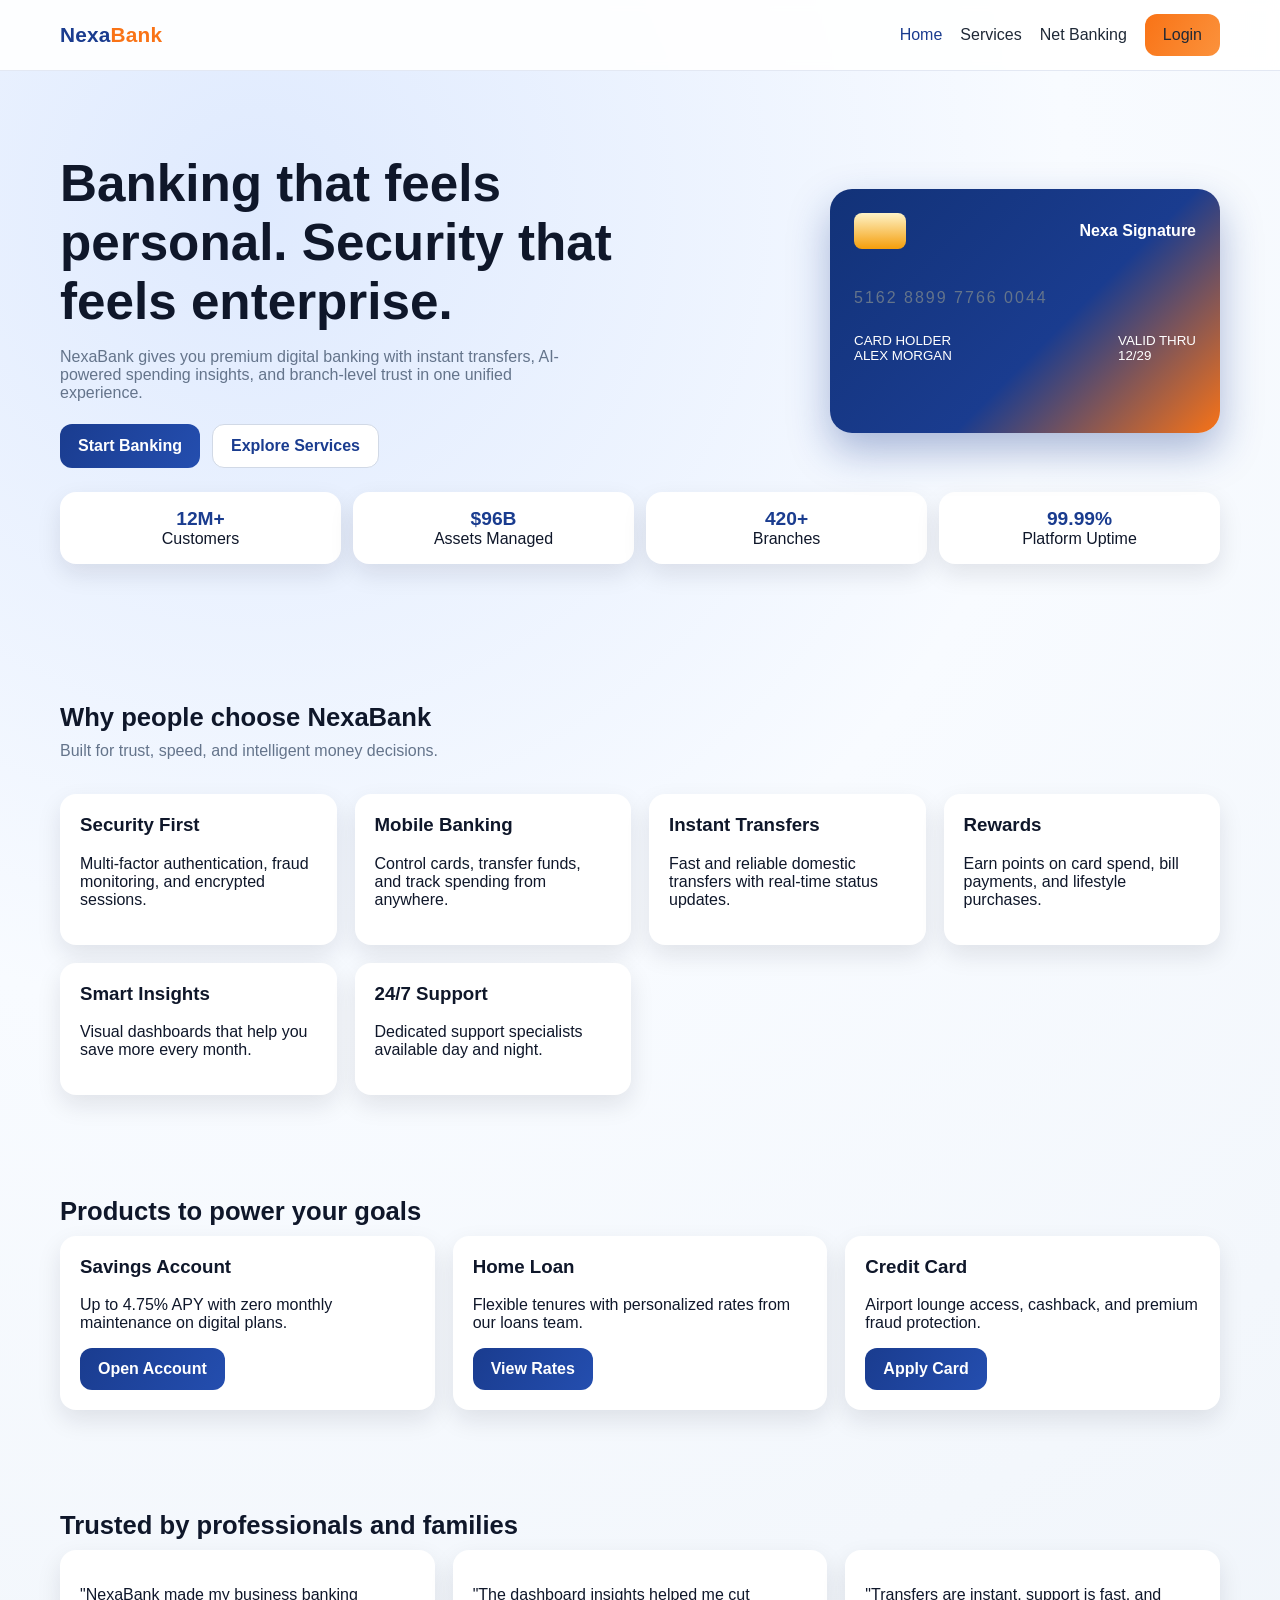
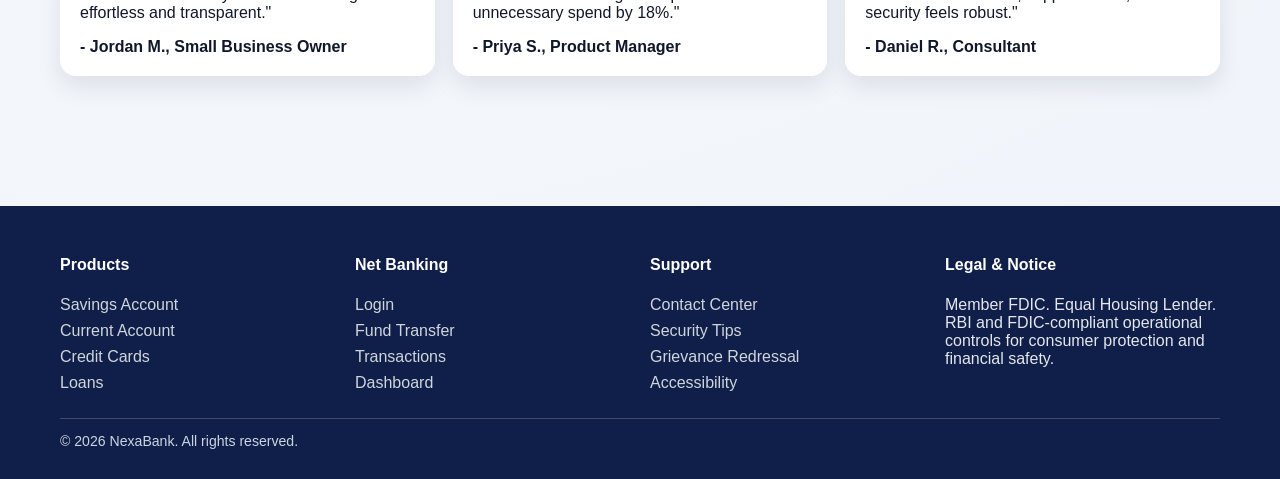
<file: index.html>
<!DOCTYPE html>
<html lang="en">
  <head>
    <meta charset="UTF-8" />
    <meta name="viewport" content="width=device-width, initial-scale=1.0" />
    <title>NexaBank | Smarter Everyday Banking</title>
    <link rel="stylesheet" href="css/style.css" />
  </head>
  <body>
    <header class="site-header">
      <div class="container nav-wrap">
        <a class="logo" href="index.html">Nexa<span>Bank</span></a>
        <button class="nav-toggle" id="navToggle" aria-label="Toggle menu">☰</button>
        <nav class="nav-links" id="navLinks">
          <a class="active" href="index.html">Home</a>
          <a href="services.html">Services</a>
          <a href="login.html">Net Banking</a>
          <a class="btn btn-accent" href="login.html">Login</a>
        </nav>
      </div>
    </header>

    <main>
      <section class="hero">
        <div class="container hero-grid">
          <div>
            <h1>Banking that feels personal. Security that feels enterprise.</h1>
            <p>
              NexaBank gives you premium digital banking with instant transfers,
              AI-powered spending insights, and branch-level trust in one unified
              experience.
            </p>
            <div class="hero-ctas">
              <a class="btn btn-primary" href="login.html">Start Banking</a>
              <a class="btn btn-ghost" href="services.html">Explore Services</a>
            </div>
          </div>
          <div class="credit-card">
            <div class="card-row">
              <div class="chip"></div>
              <strong>Nexa Signature</strong>
            </div>
            <p style="letter-spacing: 2px; margin-top: 40px">5162 8899 7766 0044</p>
            <div class="card-row" style="margin-top: 26px">
              <small>CARD HOLDER<br />ALEX MORGAN</small>
              <small>VALID THRU<br />12/29</small>
            </div>
          </div>
        </div>
        <div class="container stats-strip">
          <div class="stat"><strong>12M+</strong>Customers</div>
          <div class="stat"><strong>$96B</strong>Assets Managed</div>
          <div class="stat"><strong>420+</strong>Branches</div>
          <div class="stat"><strong>99.99%</strong>Platform Uptime</div>
        </div>
      </section>

      <section class="section">
        <div class="container">
          <h2 class="section-title">Why people choose NexaBank</h2>
          <p class="section-sub">Built for trust, speed, and intelligent money decisions.</p>
          <div class="grid">
            <article class="card"><h3>Security First</h3><p>Multi-factor authentication, fraud monitoring, and encrypted sessions.</p></article>
            <article class="card"><h3>Mobile Banking</h3><p>Control cards, transfer funds, and track spending from anywhere.</p></article>
            <article class="card"><h3>Instant Transfers</h3><p>Fast and reliable domestic transfers with real-time status updates.</p></article>
            <article class="card"><h3>Rewards</h3><p>Earn points on card spend, bill payments, and lifestyle purchases.</p></article>
            <article class="card"><h3>Smart Insights</h3><p>Visual dashboards that help you save more every month.</p></article>
            <article class="card"><h3>24/7 Support</h3><p>Dedicated support specialists available day and night.</p></article>
          </div>
        </div>
      </section>

      <section class="section" style="padding-top: 10px">
        <div class="container">
          <h2 class="section-title">Products to power your goals</h2>
          <div class="grid">
            <article class="card">
              <h3>Savings Account</h3>
              <p>Up to 4.75% APY with zero monthly maintenance on digital plans.</p>
              <a class="btn btn-primary" href="services.html">Open Account</a>
            </article>
            <article class="card">
              <h3>Home Loan</h3>
              <p>Flexible tenures with personalized rates from our loans team.</p>
              <a class="btn btn-primary" href="loans/home-loan.html">View Rates</a>
            </article>
            <article class="card">
              <h3>Credit Card</h3>
              <p>Airport lounge access, cashback, and premium fraud protection.</p>
              <a class="btn btn-primary" href="services.html">Apply Card</a>
            </article>
          </div>
        </div>
      </section>

      <section class="section" style="padding-top: 10px">
        <div class="container">
          <h2 class="section-title">Trusted by professionals and families</h2>
          <div class="grid">
            <article class="card">
              <p>"NexaBank made my business banking effortless and transparent."</p>
              <strong>- Jordan M., Small Business Owner</strong>
            </article>
            <article class="card">
              <p>"The dashboard insights helped me cut unnecessary spend by 18%."</p>
              <strong>- Priya S., Product Manager</strong>
            </article>
            <article class="card">
              <p>"Transfers are instant, support is fast, and security feels robust."</p>
              <strong>- Daniel R., Consultant</strong>
            </article>
          </div>
        </div>
      </section>
    </main>

    <footer class="footer">
      <div class="container">
        <div class="footer-grid">
          <div>
            <h4>Products</h4>
            <a href="services.html">Savings Account</a>
            <a href="services.html">Current Account</a>
            <a href="services.html">Credit Cards</a>
            <a href="loans/index.html">Loans</a>
          </div>
          <div>
            <h4>Net Banking</h4>
            <a href="login.html">Login</a>
            <a href="transfer.html">Fund Transfer</a>
            <a href="transactions.html">Transactions</a>
            <a href="dashboard.html">Dashboard</a>
          </div>
          <div>
            <h4>Support</h4>
            <a href="services.html">Contact Center</a>
            <a href="services.html">Security Tips</a>
            <a href="services.html">Grievance Redressal</a>
            <a href="services.html">Accessibility</a>
          </div>
          <div>
            <h4>Legal & Notice</h4>
            <p style="margin: 0">
              Member FDIC. Equal Housing Lender. RBI and FDIC-compliant
              operational controls for consumer protection and financial safety.
            </p>
          </div>
        </div>
        <div class="footer-note">© 2026 NexaBank. All rights reserved.</div>
      </div>
    </footer>

    <script>
      const navToggle = document.getElementById("navToggle");
      const navLinks = document.getElementById("navLinks");
      navToggle?.addEventListener("click", () => navLinks.classList.toggle("open"));
    </script>
  </body>
</html>
</file>
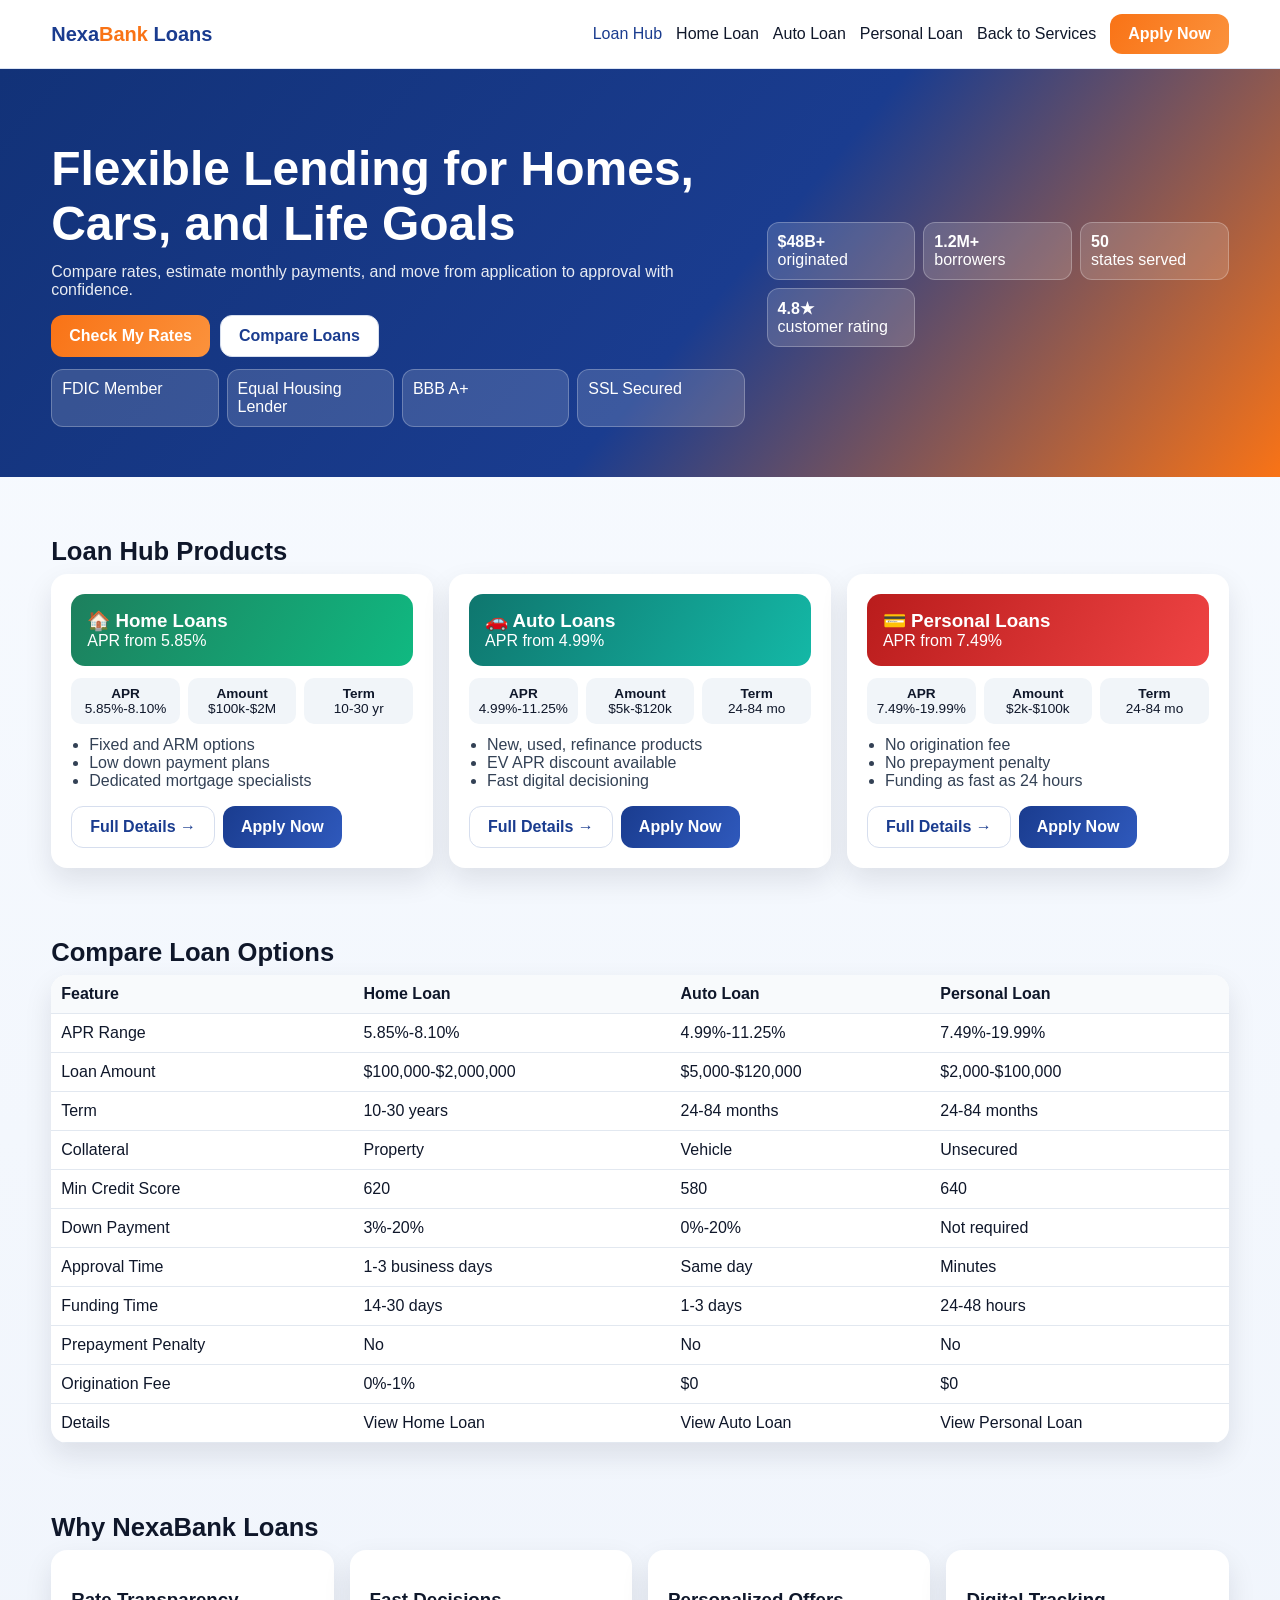
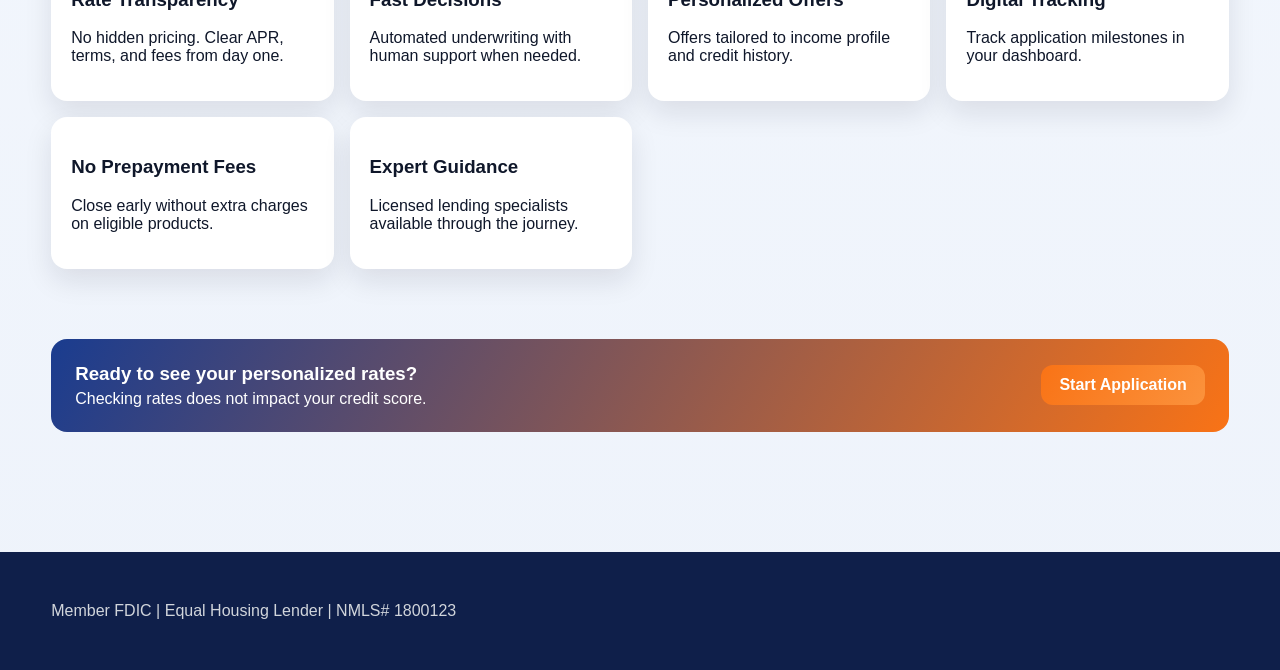
<file: loans/index.html>
<!DOCTYPE html>
<html lang="en">
  <head>
    <meta charset="UTF-8" />
    <meta name="viewport" content="width=device-width, initial-scale=1.0" />
    <title>NexaBank Loan Center</title>
    <link rel="stylesheet" href="css/loans.css" />
  </head>
  <body>
    <header class="loan-header">
      <div class="container nav">
        <a class="brand" href="index.html">Nexa<span>Bank</span> Loans</a>
        <nav class="nav-links">
          <a class="active" href="index.html">Loan Hub</a>
          <a href="home-loan.html">Home Loan</a>
          <a href="vehicle-loan.html">Auto Loan</a>
          <a href="personal-loan.html">Personal Loan</a>
          <a href="../services.html">Back to Services</a>
          <a class="btn btn-accent" href="../login.html">Apply Now</a>
        </nav>
      </div>
    </header>

    <section class="hero hero-default">
      <div class="container hero-grid">
        <div>
          <h1>Flexible Lending for Homes, Cars, and Life Goals</h1>
          <p>Compare rates, estimate monthly payments, and move from application to approval with confidence.</p>
          <div style="display: flex; gap: 10px; flex-wrap: wrap; margin-bottom: 12px">
            <a class="btn btn-accent" href="../login.html">Check My Rates</a>
            <a class="btn btn-ghost" href="#compare">Compare Loans</a>
          </div>
          <div class="trust-badges">
            <div class="pill">FDIC Member</div>
            <div class="pill">Equal Housing Lender</div>
            <div class="pill">BBB A+</div>
            <div class="pill">SSL Secured</div>
          </div>
        </div>
        <div class="stat-cards">
          <div class="stat"><strong>$48B+</strong><br />originated</div>
          <div class="stat"><strong>1.2M+</strong><br />borrowers</div>
          <div class="stat"><strong>50</strong><br />states served</div>
          <div class="stat"><strong>4.8★</strong><br />customer rating</div>
        </div>
      </div>
    </section>

    <section class="section">
      <div class="container">
        <h2 class="section-title">Loan Hub Products</h2>
        <div class="grid">
          <article class="card">
            <div class="top-panel top-home"><h3 style="margin:0">🏠 Home Loans</h3><span>APR from 5.85%</span></div>
            <div class="metrics">
              <div class="metric"><strong>APR</strong><br />5.85%-8.10%</div>
              <div class="metric"><strong>Amount</strong><br />$100k-$2M</div>
              <div class="metric"><strong>Term</strong><br />10-30 yr</div>
            </div>
            <ul>
              <li>Fixed and ARM options</li>
              <li>Low down payment plans</li>
              <li>Dedicated mortgage specialists</li>
            </ul>
            <div style="display:flex;gap:8px;flex-wrap:wrap">
              <a class="btn btn-ghost" href="home-loan.html">Full Details →</a>
              <a class="btn btn-primary" href="../login.html">Apply Now</a>
            </div>
          </article>

          <article class="card">
            <div class="top-panel top-auto"><h3 style="margin:0">🚗 Auto Loans</h3><span>APR from 4.99%</span></div>
            <div class="metrics">
              <div class="metric"><strong>APR</strong><br />4.99%-11.25%</div>
              <div class="metric"><strong>Amount</strong><br />$5k-$120k</div>
              <div class="metric"><strong>Term</strong><br />24-84 mo</div>
            </div>
            <ul>
              <li>New, used, refinance products</li>
              <li>EV APR discount available</li>
              <li>Fast digital decisioning</li>
            </ul>
            <div style="display:flex;gap:8px;flex-wrap:wrap">
              <a class="btn btn-ghost" href="vehicle-loan.html">Full Details →</a>
              <a class="btn btn-primary" href="../login.html">Apply Now</a>
            </div>
          </article>

          <article class="card">
            <div class="top-panel top-personal"><h3 style="margin:0">💳 Personal Loans</h3><span>APR from 7.49%</span></div>
            <div class="metrics">
              <div class="metric"><strong>APR</strong><br />7.49%-19.99%</div>
              <div class="metric"><strong>Amount</strong><br />$2k-$100k</div>
              <div class="metric"><strong>Term</strong><br />24-84 mo</div>
            </div>
            <ul>
              <li>No origination fee</li>
              <li>No prepayment penalty</li>
              <li>Funding as fast as 24 hours</li>
            </ul>
            <div style="display:flex;gap:8px;flex-wrap:wrap">
              <a class="btn btn-ghost" href="personal-loan.html">Full Details →</a>
              <a class="btn btn-primary" href="../login.html">Apply Now</a>
            </div>
          </article>
        </div>
      </div>
    </section>

    <section class="section" id="compare" style="padding-top:10px">
      <div class="container">
        <h2 class="section-title">Compare Loan Options</h2>
        <div class="compare-table">
          <table>
            <thead>
              <tr><th>Feature</th><th>Home Loan</th><th>Auto Loan</th><th>Personal Loan</th></tr>
            </thead>
            <tbody>
              <tr><td>APR Range</td><td>5.85%-8.10%</td><td>4.99%-11.25%</td><td>7.49%-19.99%</td></tr>
              <tr><td>Loan Amount</td><td>$100,000-$2,000,000</td><td>$5,000-$120,000</td><td>$2,000-$100,000</td></tr>
              <tr><td>Term</td><td>10-30 years</td><td>24-84 months</td><td>24-84 months</td></tr>
              <tr><td>Collateral</td><td>Property</td><td>Vehicle</td><td>Unsecured</td></tr>
              <tr><td>Min Credit Score</td><td>620</td><td>580</td><td>640</td></tr>
              <tr><td>Down Payment</td><td>3%-20%</td><td>0%-20%</td><td>Not required</td></tr>
              <tr><td>Approval Time</td><td>1-3 business days</td><td>Same day</td><td>Minutes</td></tr>
              <tr><td>Funding Time</td><td>14-30 days</td><td>1-3 days</td><td>24-48 hours</td></tr>
              <tr><td>Prepayment Penalty</td><td>No</td><td>No</td><td>No</td></tr>
              <tr><td>Origination Fee</td><td>0%-1%</td><td>$0</td><td>$0</td></tr>
              <tr><td>Details</td><td><a href="home-loan.html">View Home Loan</a></td><td><a href="vehicle-loan.html">View Auto Loan</a></td><td><a href="personal-loan.html">View Personal Loan</a></td></tr>
            </tbody>
          </table>
        </div>
      </div>
    </section>

    <section class="section" style="padding-top:10px">
      <div class="container">
        <h2 class="section-title">Why NexaBank Loans</h2>
        <div class="grid">
          <article class="card"><h3>Rate Transparency</h3><p>No hidden pricing. Clear APR, terms, and fees from day one.</p></article>
          <article class="card"><h3>Fast Decisions</h3><p>Automated underwriting with human support when needed.</p></article>
          <article class="card"><h3>Personalized Offers</h3><p>Offers tailored to income profile and credit history.</p></article>
          <article class="card"><h3>Digital Tracking</h3><p>Track application milestones in your dashboard.</p></article>
          <article class="card"><h3>No Prepayment Fees</h3><p>Close early without extra charges on eligible products.</p></article>
          <article class="card"><h3>Expert Guidance</h3><p>Licensed lending specialists available through the journey.</p></article>
        </div>
      </div>
    </section>

    <section class="section" style="padding-top:10px">
      <div class="container">
        <div class="cta-banner">
          <div>
            <h3 style="margin:0">Ready to see your personalized rates?</h3>
            <p style="margin:5px 0 0">Checking rates does not impact your credit score.</p>
          </div>
          <a class="btn btn-accent" href="../login.html">Start Application</a>
        </div>
      </div>
    </section>

    <footer class="footer">
      <div class="container">
        <p>Member FDIC | Equal Housing Lender | NMLS# 1800123</p>
      </div>
    </footer>
  </body>
</html>
</file>
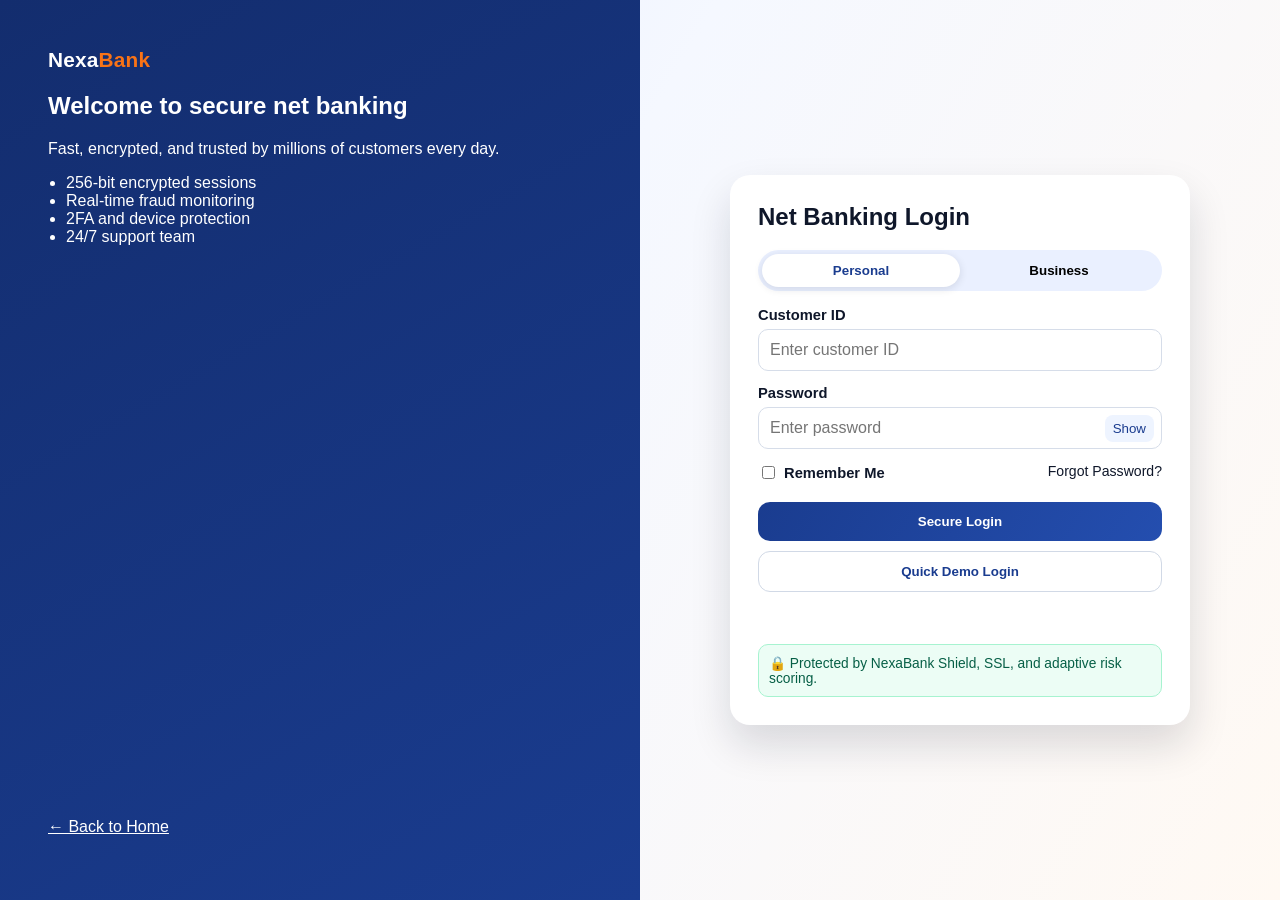
<file: dashboard.html>
<!DOCTYPE html>
<html lang="en">
  <head>
    <meta charset="UTF-8" />
    <meta name="viewport" content="width=device-width, initial-scale=1.0" />
    <title>NexaBank Dashboard</title>
    <link rel="stylesheet" href="css/style.css" />
  </head>
  <body data-protected="true">
    <header class="portal-header">
      <div class="container portal-head-inner">
        <a class="logo" href="dashboard.html">Nexa<span>Bank</span> Portal</a>
        <div style="text-align: right">
          <div id="welcomeUser">Hello, Customer</div>
          <small id="lastLogin">Last login: --</small>
        </div>
        <button class="btn btn-accent" id="logoutBtn" type="button">Logout</button>
      </div>
    </header>

    <div class="container portal-layout">
      <aside class="sidebar">
        <a class="active" href="dashboard.html">Dashboard</a>
        <a href="transactions.html">Transactions</a>
        <a href="transfer.html">Fund Transfer</a>
        <a href="#">Cards</a>
        <a href="#">Investments</a>
        <a href="#">Bill Payments</a>
        <a href="#">Alerts</a>
        <a href="#">Settings</a>
        <a href="login.html" id="sidebarLogout">Logout</a>
      </aside>

      <main>
        <section class="balances">
          <article class="balance-card">
            <small>Savings Account • 1090 2231</small>
            <h3>$24,530.55</h3>
            <div class="hero-ctas">
              <a class="btn btn-ghost" href="transfer.html">Transfer</a>
              <a class="btn btn-ghost" href="transactions.html">Statement</a>
            </div>
          </article>
          <article class="balance-card">
            <small>Current Account • 9921 6720</small>
            <h3>$8,940.20</h3>
            <div class="hero-ctas">
              <a class="btn btn-ghost" href="transfer.html">Pay Vendor</a>
              <a class="btn btn-ghost" href="transactions.html">View Ledger</a>
            </div>
          </article>
          <article class="balance-card">
            <small>Fixed Deposit • 7720 1198</small>
            <h3>$60,000.00</h3>
            <div class="hero-ctas">
              <button class="btn btn-ghost" type="button">Renew</button>
              <button class="btn btn-ghost" type="button">Premature Close</button>
            </div>
          </article>
        </section>

        <section class="quick-grid">
          <button>Fund Transfer</button>
          <button>Mobile Recharge</button>
          <button>Pay Bills</button>
          <button>Open FD</button>
          <button>Card Services</button>
          <button>Statements</button>
          <button>Investments</button>
          <button>Block Card</button>
        </section>

        <section class="cols">
          <article class="canvas-card">
            <h3>Monthly Spending Overview</h3>
            <canvas id="spendingChart" width="760" height="360"></canvas>
          </article>
          <article class="canvas-card recent-list">
            <h3>Recent Transactions</h3>
            <div class="item"><div><strong>Payroll Credit</strong><br /><small>May 25, 2026</small></div><span class="amount credit">+$4,800.00</span></div>
            <div class="item"><div><strong>Electric Bill</strong><br /><small>May 24, 2026</small></div><span class="amount debit">-$142.35</span></div>
            <div class="item"><div><strong>Grocery Mart</strong><br /><small>May 23, 2026</small></div><span class="amount debit">-$89.20</span></div>
            <div class="item"><div><strong>Cashback Rewards</strong><br /><small>May 22, 2026</small></div><span class="amount credit">+$32.50</span></div>
            <div class="item"><div><strong>Ride Share</strong><br /><small>May 21, 2026</small></div><span class="amount debit">-$18.00</span></div>
          </article>
        </section>

        <section class="progress-wrap">
          <h3 style="margin-top: 0">Spending by Category</h3>
          <p>Shopping</p><div class="progress"><span style="width: 72%"></span></div>
          <p>Food</p><div class="progress"><span style="width: 61%"></span></div>
          <p>Utilities</p><div class="progress"><span style="width: 48%"></span></div>
          <p>Travel</p><div class="progress"><span style="width: 35%"></span></div>
          <p>Healthcare</p><div class="progress"><span style="width: 42%"></span></div>
        </section>
      </main>
    </div>

    <script src="js/auth.js"></script>
    <script src="js/dashboard.js"></script>
  </body>
</html>
</file>
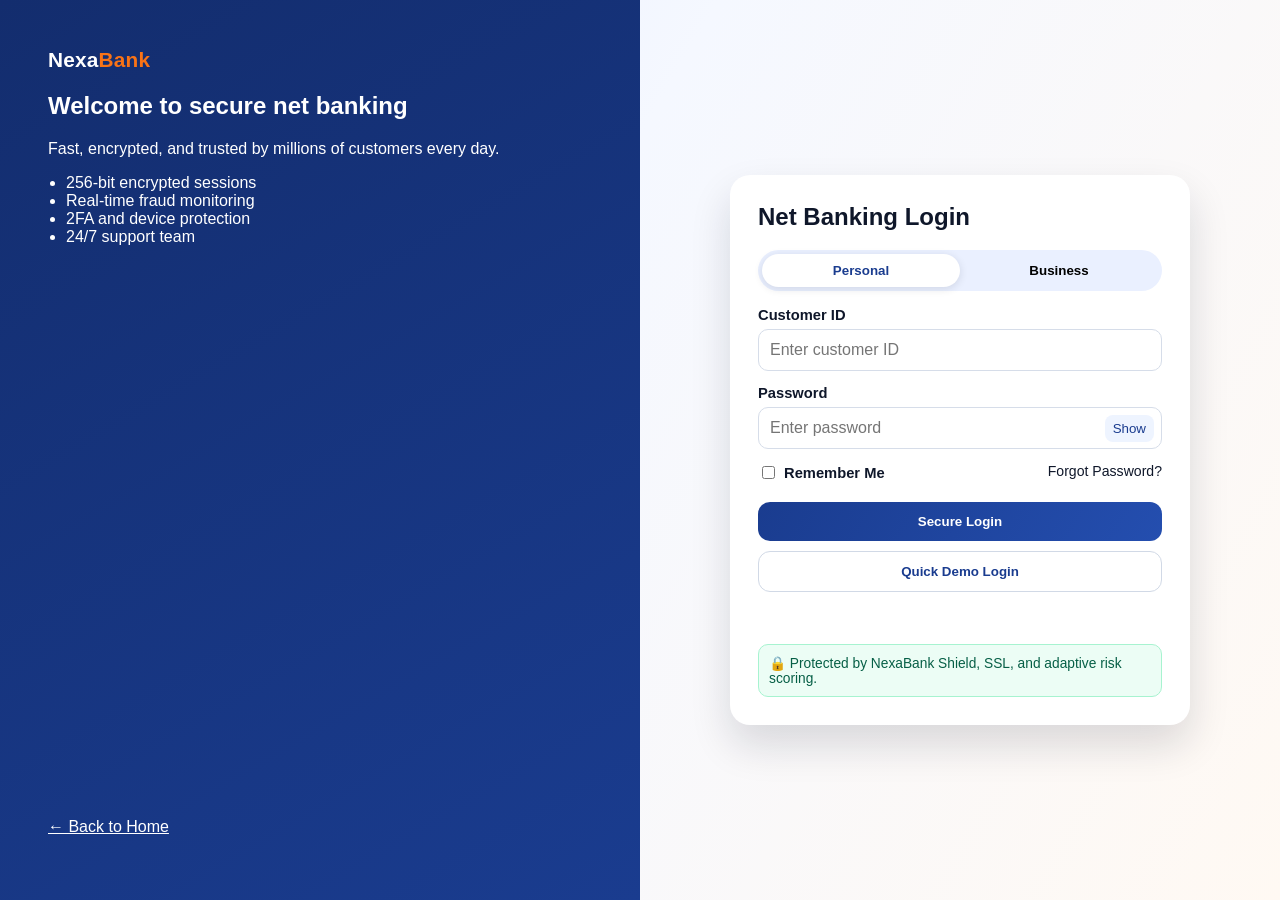
<file: login.html>
<!DOCTYPE html>
<html lang="en">
  <head>
    <meta charset="UTF-8" />
    <meta name="viewport" content="width=device-width, initial-scale=1.0" />
    <title>NexaBank Net Banking Login</title>
    <link rel="stylesheet" href="css/style.css" />
  </head>
  <body>
    <main class="login-page">
      <section class="login-brand">
        <div>
          <a class="logo" href="index.html" style="color: #fff">Nexa<span>Bank</span></a>
          <h1>Welcome to secure net banking</h1>
          <p>Fast, encrypted, and trusted by millions of customers every day.</p>
          <ul>
            <li>256-bit encrypted sessions</li>
            <li>Real-time fraud monitoring</li>
            <li>2FA and device protection</li>
            <li>24/7 support team</li>
          </ul>
        </div>
        <p><a href="index.html" style="text-decoration: underline">← Back to Home</a></p>
      </section>

      <section class="login-panel">
        <div class="login-card">
          <h2 style="margin-top: 0">Net Banking Login</h2>
          <div class="tabs" id="loginTabs">
            <button type="button" class="tab-btn active" data-type="Personal">Personal</button>
            <button type="button" class="tab-btn" data-type="Business">Business</button>
          </div>

          <form id="loginForm">
            <div class="form-group">
              <label for="customerId">Customer ID</label>
              <input class="input" id="customerId" name="customerId" placeholder="Enter customer ID" />
            </div>
            <div class="form-group">
              <label for="password">Password</label>
              <div class="input-row">
                <input class="input" type="password" id="password" name="password" placeholder="Enter password" />
                <button type="button" class="inline-btn" id="togglePassword">Show</button>
              </div>
            </div>

            <div class="meta-row">
              <label style="display: flex; gap: 6px; align-items: center">
                <input type="checkbox" id="rememberMe" /> Remember Me
              </label>
              <a href="#">Forgot Password?</a>
            </div>

            <button class="btn btn-primary" style="width: 100%" id="loginBtn" type="submit">Secure Login</button>
            <button class="btn btn-ghost" style="width: 100%; margin-top: 10px" id="demoBtn" type="button">Quick Demo Login</button>
            <p id="loginMsg" style="min-height: 20px"></p>
          </form>

          <div class="security-badge">🔒 Protected by NexaBank Shield, SSL, and adaptive risk scoring.</div>
        </div>
      </section>
    </main>

    <script src="js/auth.js"></script>
  </body>
</html>
</file>
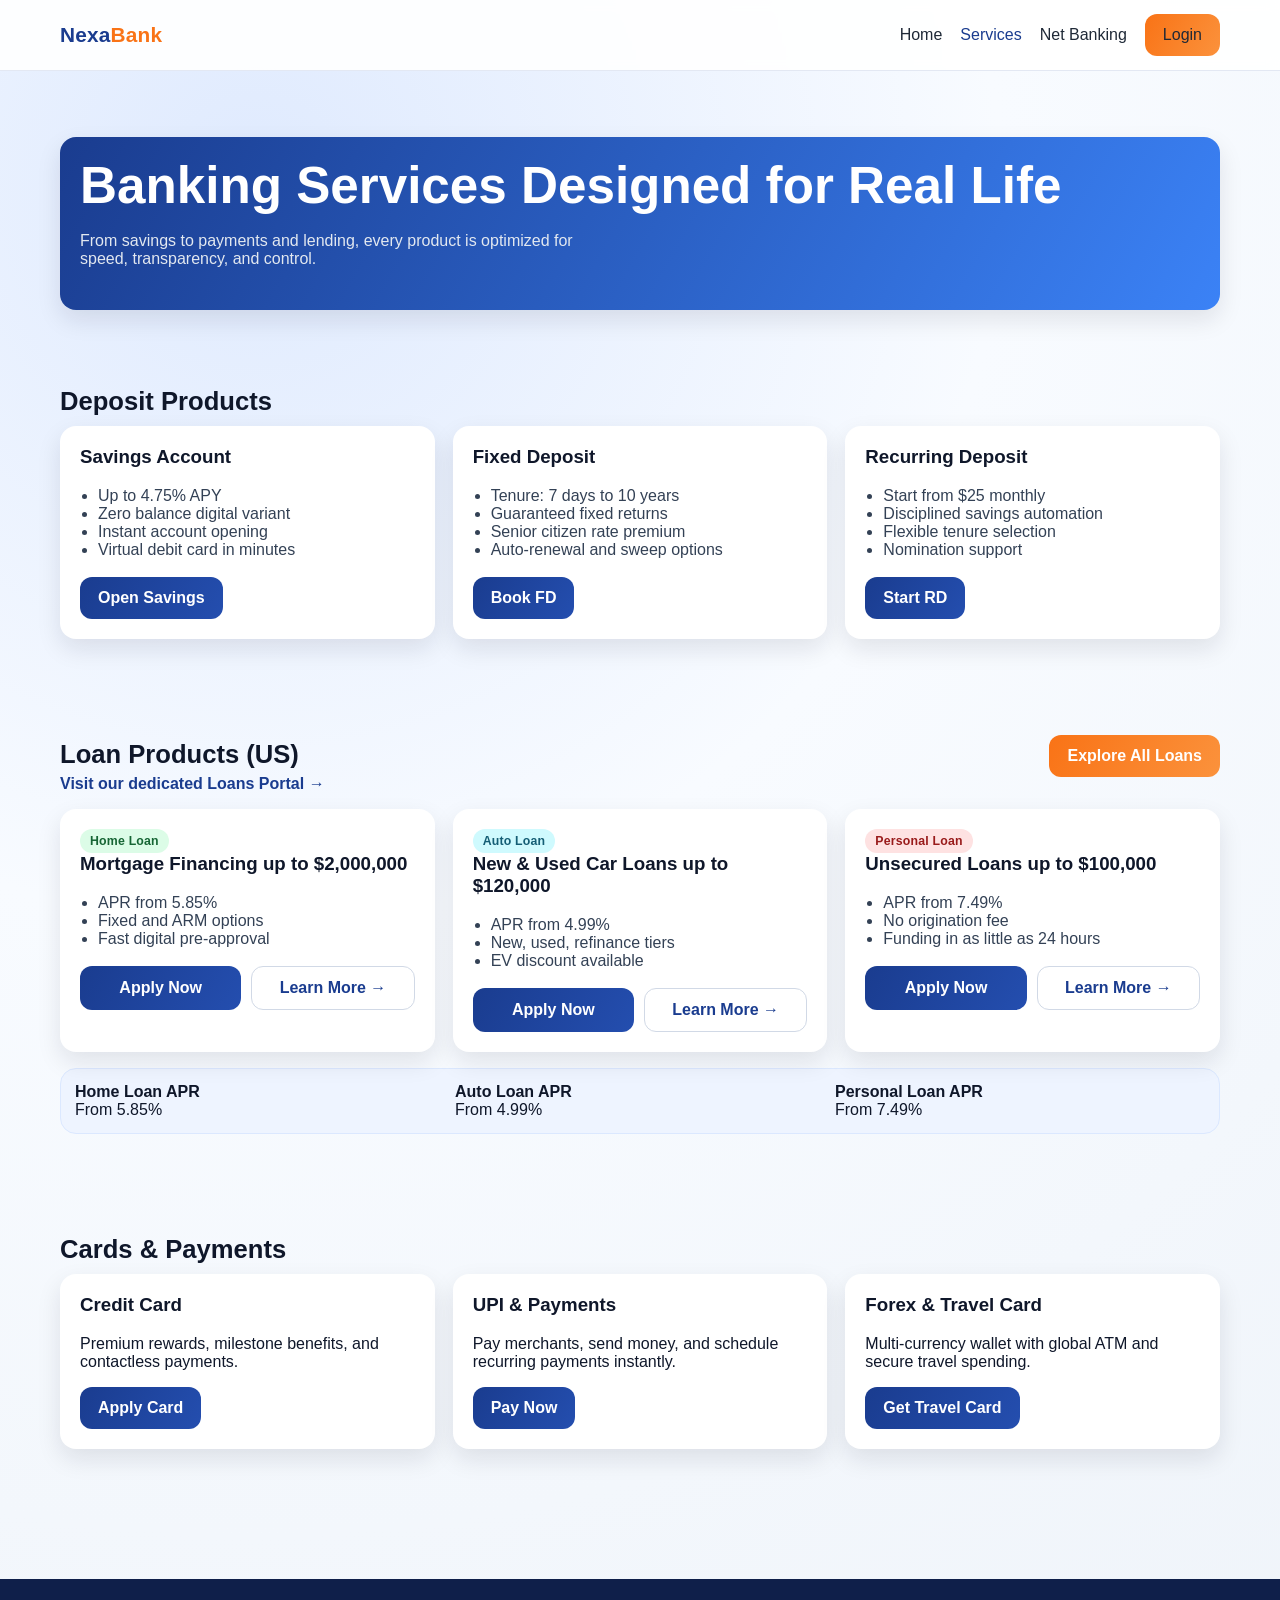
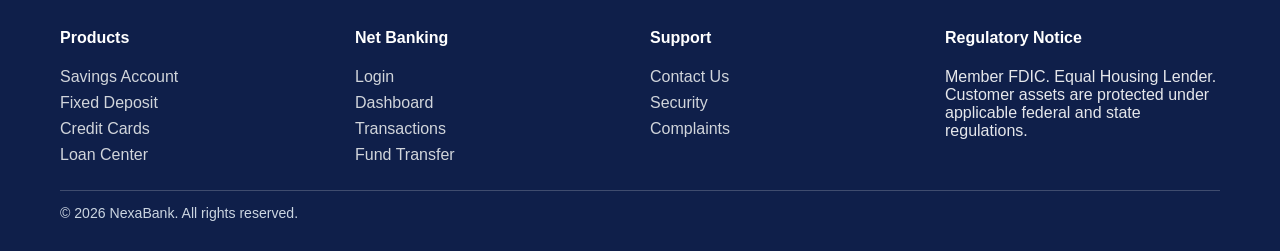
<file: services.html>
<!DOCTYPE html>
<html lang="en">
  <head>
    <meta charset="UTF-8" />
    <meta name="viewport" content="width=device-width, initial-scale=1.0" />
    <title>NexaBank Services</title>
    <link rel="stylesheet" href="css/style.css" />
  </head>
  <body>
    <header class="site-header">
      <div class="container nav-wrap">
        <a class="logo" href="index.html">Nexa<span>Bank</span></a>
        <button class="nav-toggle" id="navToggle" aria-label="Toggle menu">☰</button>
        <nav class="nav-links" id="navLinks">
          <a href="index.html">Home</a>
          <a class="active" href="services.html">Services</a>
          <a href="login.html">Net Banking</a>
          <a class="btn btn-accent" href="login.html">Login</a>
        </nav>
      </div>
    </header>

    <main>
      <section class="hero" style="padding: 66px 0 36px">
        <div class="container card" style="background: linear-gradient(120deg, #1a3c8f, #3b82f6); color: #fff">
          <h1 style="margin-top: 0">Banking Services Designed for Real Life</h1>
          <p style="color: #e2e8f0">From savings to payments and lending, every product is optimized for speed, transparency, and control.</p>
        </div>
      </section>

      <section class="section" style="padding-top: 20px">
        <div class="container">
          <h2 class="section-title">Deposit Products</h2>
          <div class="grid">
            <article class="card">
              <h3>Savings Account</h3>
              <ul>
                <li>Up to 4.75% APY</li>
                <li>Zero balance digital variant</li>
                <li>Instant account opening</li>
                <li>Virtual debit card in minutes</li>
              </ul>
              <a class="btn btn-primary" href="login.html">Open Savings</a>
            </article>
            <article class="card">
              <h3>Fixed Deposit</h3>
              <ul>
                <li>Tenure: 7 days to 10 years</li>
                <li>Guaranteed fixed returns</li>
                <li>Senior citizen rate premium</li>
                <li>Auto-renewal and sweep options</li>
              </ul>
              <a class="btn btn-primary" href="login.html">Book FD</a>
            </article>
            <article class="card">
              <h3>Recurring Deposit</h3>
              <ul>
                <li>Start from $25 monthly</li>
                <li>Disciplined savings automation</li>
                <li>Flexible tenure selection</li>
                <li>Nomination support</li>
              </ul>
              <a class="btn btn-primary" href="login.html">Start RD</a>
            </article>
          </div>
        </div>
      </section>

      <section class="section" style="padding-top: 10px">
        <div class="container">
          <div style="display: flex; justify-content: space-between; gap: 10px; align-items: center; flex-wrap: wrap">
            <div>
              <h2 class="section-title" style="margin-bottom: 6px">Loan Products (US)</h2>
              <a href="loans/index.html" style="color: var(--primary); font-weight: 700">Visit our dedicated Loans Portal →</a>
            </div>
            <a class="btn btn-accent" href="loans/index.html">Explore All Loans</a>
          </div>
          <div class="grid" style="margin-top: 16px">
            <article class="card">
              <span class="badge home">Home Loan</span>
              <h3>Mortgage Financing up to $2,000,000</h3>
              <ul>
                <li>APR from 5.85%</li>
                <li>Fixed and ARM options</li>
                <li>Fast digital pre-approval</li>
              </ul>
              <div class="inline">
                <a class="btn btn-primary" href="loans/home-loan.html">Apply Now</a>
                <a class="btn btn-ghost" href="loans/home-loan.html">Learn More →</a>
              </div>
            </article>
            <article class="card">
              <span class="badge auto">Auto Loan</span>
              <h3>New & Used Car Loans up to $120,000</h3>
              <ul>
                <li>APR from 4.99%</li>
                <li>New, used, refinance tiers</li>
                <li>EV discount available</li>
              </ul>
              <div class="inline">
                <a class="btn btn-primary" href="loans/vehicle-loan.html">Apply Now</a>
                <a class="btn btn-ghost" href="loans/vehicle-loan.html">Learn More →</a>
              </div>
            </article>
            <article class="card">
              <span class="badge personal">Personal Loan</span>
              <h3>Unsecured Loans up to $100,000</h3>
              <ul>
                <li>APR from 7.49%</li>
                <li>No origination fee</li>
                <li>Funding in as little as 24 hours</li>
              </ul>
              <div class="inline">
                <a class="btn btn-primary" href="loans/personal-loan.html">Apply Now</a>
                <a class="btn btn-ghost" href="loans/personal-loan.html">Learn More →</a>
              </div>
            </article>
          </div>
          <div class="rate-strip">
            <a href="loans/home-loan.html"><strong>Home Loan APR</strong><br />From 5.85%</a>
            <a href="loans/vehicle-loan.html"><strong>Auto Loan APR</strong><br />From 4.99%</a>
            <a href="loans/personal-loan.html"><strong>Personal Loan APR</strong><br />From 7.49%</a>
          </div>
        </div>
      </section>

      <section class="section" style="padding-top: 10px">
        <div class="container">
          <h2 class="section-title">Cards & Payments</h2>
          <div class="grid">
            <article class="card">
              <h3>Credit Card</h3>
              <p>Premium rewards, milestone benefits, and contactless payments.</p>
              <a class="btn btn-primary" href="login.html">Apply Card</a>
            </article>
            <article class="card">
              <h3>UPI & Payments</h3>
              <p>Pay merchants, send money, and schedule recurring payments instantly.</p>
              <a class="btn btn-primary" href="transfer.html">Pay Now</a>
            </article>
            <article class="card">
              <h3>Forex & Travel Card</h3>
              <p>Multi-currency wallet with global ATM and secure travel spending.</p>
              <a class="btn btn-primary" href="login.html">Get Travel Card</a>
            </article>
          </div>
        </div>
      </section>
    </main>

    <footer class="footer">
      <div class="container">
        <div class="footer-grid">
          <div>
            <h4>Products</h4>
            <a href="services.html">Savings Account</a>
            <a href="services.html">Fixed Deposit</a>
            <a href="services.html">Credit Cards</a>
            <a href="loans/index.html">Loan Center</a>
          </div>
          <div>
            <h4>Net Banking</h4>
            <a href="login.html">Login</a>
            <a href="dashboard.html">Dashboard</a>
            <a href="transactions.html">Transactions</a>
            <a href="transfer.html">Fund Transfer</a>
          </div>
          <div>
            <h4>Support</h4>
            <a href="services.html">Contact Us</a>
            <a href="services.html">Security</a>
            <a href="services.html">Complaints</a>
          </div>
          <div>
            <h4>Regulatory Notice</h4>
            <p style="margin: 0">Member FDIC. Equal Housing Lender. Customer assets are protected under applicable federal and state regulations.</p>
          </div>
        </div>
        <div class="footer-note">© 2026 NexaBank. All rights reserved.</div>
      </div>
    </footer>

    <script>
      const navToggle = document.getElementById("navToggle");
      const navLinks = document.getElementById("navLinks");
      navToggle?.addEventListener("click", () => navLinks.classList.toggle("open"));
    </script>
  </body>
</html>
</file>
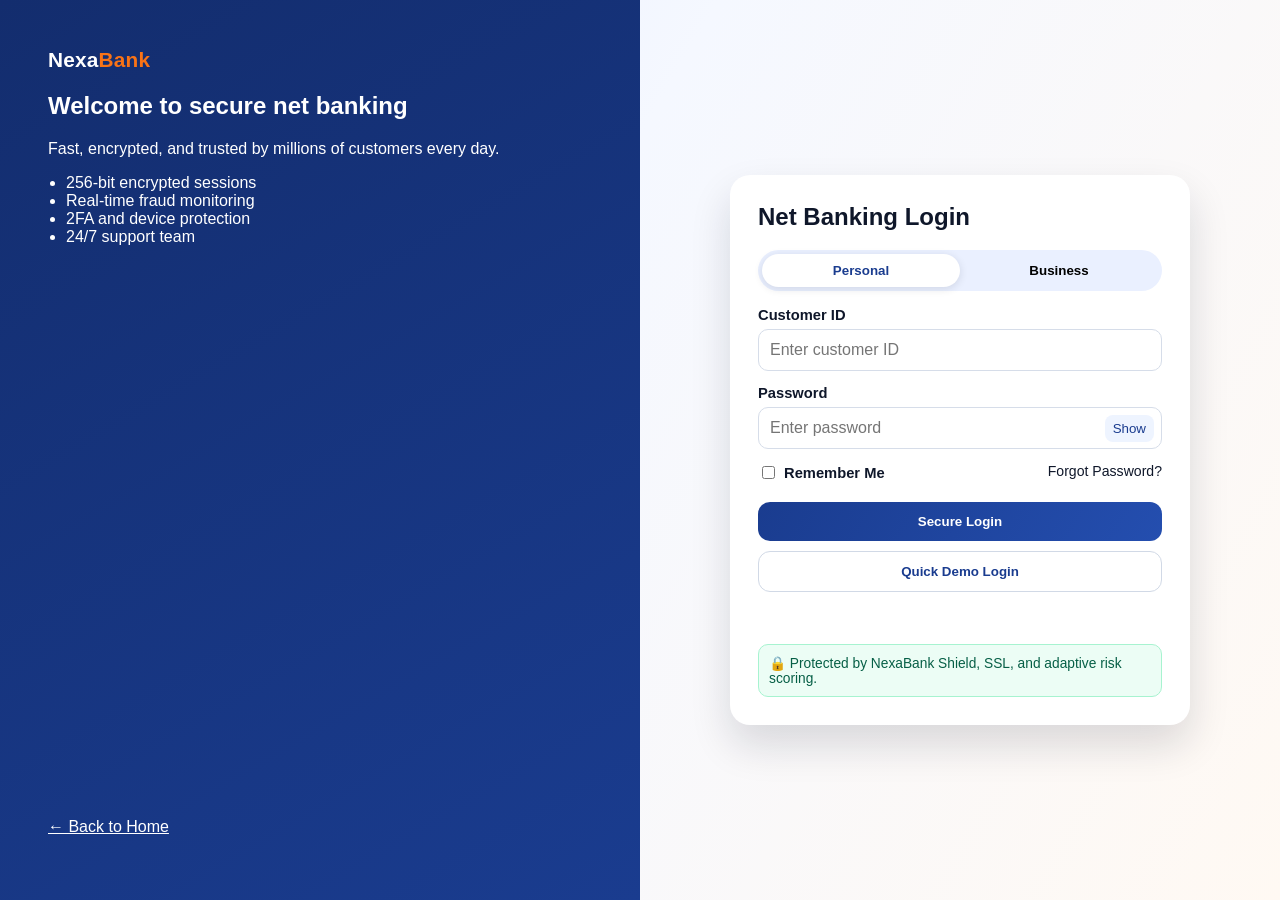
<file: transactions.html>
<!DOCTYPE html>
<html lang="en">
  <head>
    <meta charset="UTF-8" />
    <meta name="viewport" content="width=device-width, initial-scale=1.0" />
    <title>NexaBank Transactions</title>
    <link rel="stylesheet" href="css/style.css" />
  </head>
  <body data-protected="true">
    <header class="portal-header">
      <div class="container portal-head-inner">
        <a class="logo" href="dashboard.html">Nexa<span>Bank</span> Portal</a>
        <div id="welcomeUser">Hello, Customer</div>
        <button class="btn btn-accent" id="logoutBtn" type="button">Logout</button>
      </div>
    </header>

    <main class="container" style="padding: 24px 0 40px">
      <h1 style="margin-top: 0">Transaction History</h1>
      <div class="filter-bar">
        <select id="accountFilter">
          <option value="all">All Accounts</option>
          <option value="savings">Savings Account</option>
          <option value="current">Current Account</option>
        </select>
        <input type="date" id="fromDate" />
        <input type="date" id="toDate" />
        <select id="typeFilter">
          <option value="all">All Types</option>
          <option value="credit">Credit</option>
          <option value="debit">Debit</option>
        </select>
        <button class="btn btn-primary" id="searchBtn" type="button">Search</button>
      </div>

      <div class="summary-cards" id="summaryCards"></div>

      <div style="display: flex; justify-content: flex-end; margin-bottom: 10px">
        <button class="btn btn-ghost" id="downloadPdf" type="button">Download PDF</button>
      </div>

      <div class="table-wrap">
        <table>
          <thead>
            <tr>
              <th>Date</th>
              <th>Transaction ID</th>
              <th>Description</th>
              <th>Mode</th>
              <th>Debit</th>
              <th>Credit</th>
              <th>Running Balance</th>
              <th>Status</th>
            </tr>
          </thead>
          <tbody id="txnBody"></tbody>
        </table>
        <div class="table-foot">
          <span id="rowCount">0 rows</span>
          <div class="hero-ctas" style="gap: 8px">
            <button class="btn btn-ghost" type="button">Prev</button>
            <button class="btn btn-ghost" type="button">1</button>
            <button class="btn btn-ghost" type="button">2</button>
            <button class="btn btn-ghost" type="button">Next</button>
          </div>
        </div>
      </div>
    </main>

    <script src="js/auth.js"></script>
    <script>
      const transactions = [
        { date: "2026-05-25", id: "TXN001NEXA", desc: "Payroll Credit", mode: "ACH", type: "credit", amount: 4800, balance: 24530.55, status: "Success", account: "savings" },
        { date: "2026-05-24", id: "TXN002NEXA", desc: "Electricity Bill", mode: "UPI", type: "debit", amount: 142.35, balance: 24388.2, status: "Success", account: "savings" },
        { date: "2026-05-23", id: "TXN003NEXA", desc: "Grocery Mart", mode: "Card", type: "debit", amount: 89.2, balance: 24299.0, status: "Success", account: "savings" },
        { date: "2026-05-22", id: "TXN004NEXA", desc: "Card Cashback", mode: "Reward", type: "credit", amount: 32.5, balance: 24331.5, status: "Success", account: "savings" },
        { date: "2026-05-21", id: "TXN005NEXA", desc: "Ride Share", mode: "UPI", type: "debit", amount: 18, balance: 24313.5, status: "Success", account: "savings" },
        { date: "2026-05-20", id: "TXN006NEXA", desc: "Dining", mode: "Card", type: "debit", amount: 46.9, balance: 24266.6, status: "Pending", account: "savings" },
        { date: "2026-05-19", id: "TXN007NEXA", desc: "Mutual Fund Dividend", mode: "NEFT", type: "credit", amount: 120.45, balance: 24387.05, status: "Success", account: "savings" },
        { date: "2026-05-18", id: "TXN008NEXA", desc: "Internet Bill", mode: "UPI", type: "debit", amount: 78.99, balance: 24308.06, status: "Success", account: "savings" },
        { date: "2026-05-17", id: "TXN009NEXA", desc: "Freelance Payout", mode: "IMPS", type: "credit", amount: 950, balance: 25258.06, status: "Success", account: "current" },
        { date: "2026-05-16", id: "TXN010NEXA", desc: "Fuel Station", mode: "Card", type: "debit", amount: 62.45, balance: 25195.61, status: "Success", account: "current" },
        { date: "2026-05-15", id: "TXN011NEXA", desc: "Rent Payment", mode: "NEFT", type: "debit", amount: 1600, balance: 23595.61, status: "Success", account: "current" },
        { date: "2026-05-14", id: "TXN012NEXA", desc: "Tax Refund", mode: "ACH", type: "credit", amount: 420, balance: 24015.61, status: "Success", account: "current" },
        { date: "2026-05-13", id: "TXN013NEXA", desc: "Pharmacy", mode: "UPI", type: "debit", amount: 36.8, balance: 23978.81, status: "Success", account: "current" },
        { date: "2026-05-12", id: "TXN014NEXA", desc: "Utility Deposit", mode: "IMPS", type: "credit", amount: 250, balance: 24228.81, status: "Success", account: "current" },
        { date: "2026-05-11", id: "TXN015NEXA", desc: "Movie Tickets", mode: "Card", type: "debit", amount: 29.99, balance: 24198.82, status: "Pending", account: "current" },
        { date: "2026-05-10", id: "TXN016NEXA", desc: "Salary Advance Reversal", mode: "ACH", type: "credit", amount: 300, balance: 24498.82, status: "Success", account: "current" },
        { date: "2026-05-09", id: "TXN017NEXA", desc: "Cloud Subscription", mode: "Card", type: "debit", amount: 14.99, balance: 24483.83, status: "Success", account: "current" },
        { date: "2026-05-08", id: "TXN018NEXA", desc: "Bookstore", mode: "UPI", type: "debit", amount: 22.15, balance: 24461.68, status: "Success", account: "current" }
      ];

      const txnBody = document.getElementById("txnBody");
      const rowCount = document.getElementById("rowCount");
      const typeFilter = document.getElementById("typeFilter");
      const accountFilter = document.getElementById("accountFilter");
      const summaryCards = document.getElementById("summaryCards");

      function money(v) {
        return "$" + Number(v).toLocaleString(undefined, { minimumFractionDigits: 2, maximumFractionDigits: 2 });
      }

      function render(rows) {
        txnBody.innerHTML = rows
          .map((t) => `
            <tr class="${t.type === "credit" ? "credit-row" : ""}">
              <td>${t.date}</td>
              <td class="mono">${t.id}</td>
              <td>${t.desc}</td>
              <td><span class="badge">${t.mode}</span></td>
              <td style="color:#ef4444">${t.type === "debit" ? money(t.amount) : "-"}</td>
              <td style="color:#10b981">${t.type === "credit" ? money(t.amount) : "-"}</td>
              <td>${money(t.balance)}</td>
              <td><span class="status ${t.status === "Success" ? "success" : "pending"}">${t.status}</span></td>
            </tr>
          `)
          .join("");

        const credits = rows.filter((r) => r.type === "credit").reduce((s, r) => s + r.amount, 0);
        const debits = rows.filter((r) => r.type === "debit").reduce((s, r) => s + r.amount, 0);
        const net = credits - debits;

        summaryCards.innerHTML = `
          <article class="card"><small>Total Credits</small><h3 style="color:#10b981;margin:6px 0">${money(credits)}</h3></article>
          <article class="card"><small>Total Debits</small><h3 style="color:#ef4444;margin:6px 0">${money(debits)}</h3></article>
          <article class="card"><small>Net Balance Change</small><h3 style="margin:6px 0">${money(net)}</h3></article>
          <article class="card"><small>Total Count</small><h3 style="margin:6px 0">${rows.length}</h3></article>
        `;

        rowCount.textContent = `${rows.length} rows`;
      }

      function applyFilters() {
        const type = typeFilter.value;
        const acc = accountFilter.value;
        let rows = [...transactions];
        if (type !== "all") rows = rows.filter((t) => t.type === type);
        if (acc !== "all") rows = rows.filter((t) => t.account === acc);
        render(rows);
      }

      typeFilter.addEventListener("change", applyFilters);
      accountFilter.addEventListener("change", applyFilters);
      document.getElementById("searchBtn").addEventListener("click", applyFilters);
      document.getElementById("downloadPdf").addEventListener("click", () => {
        alert("PDF download simulated for demo environment.");
      });

      render(transactions);
    </script>
  </body>
</html>
</file>
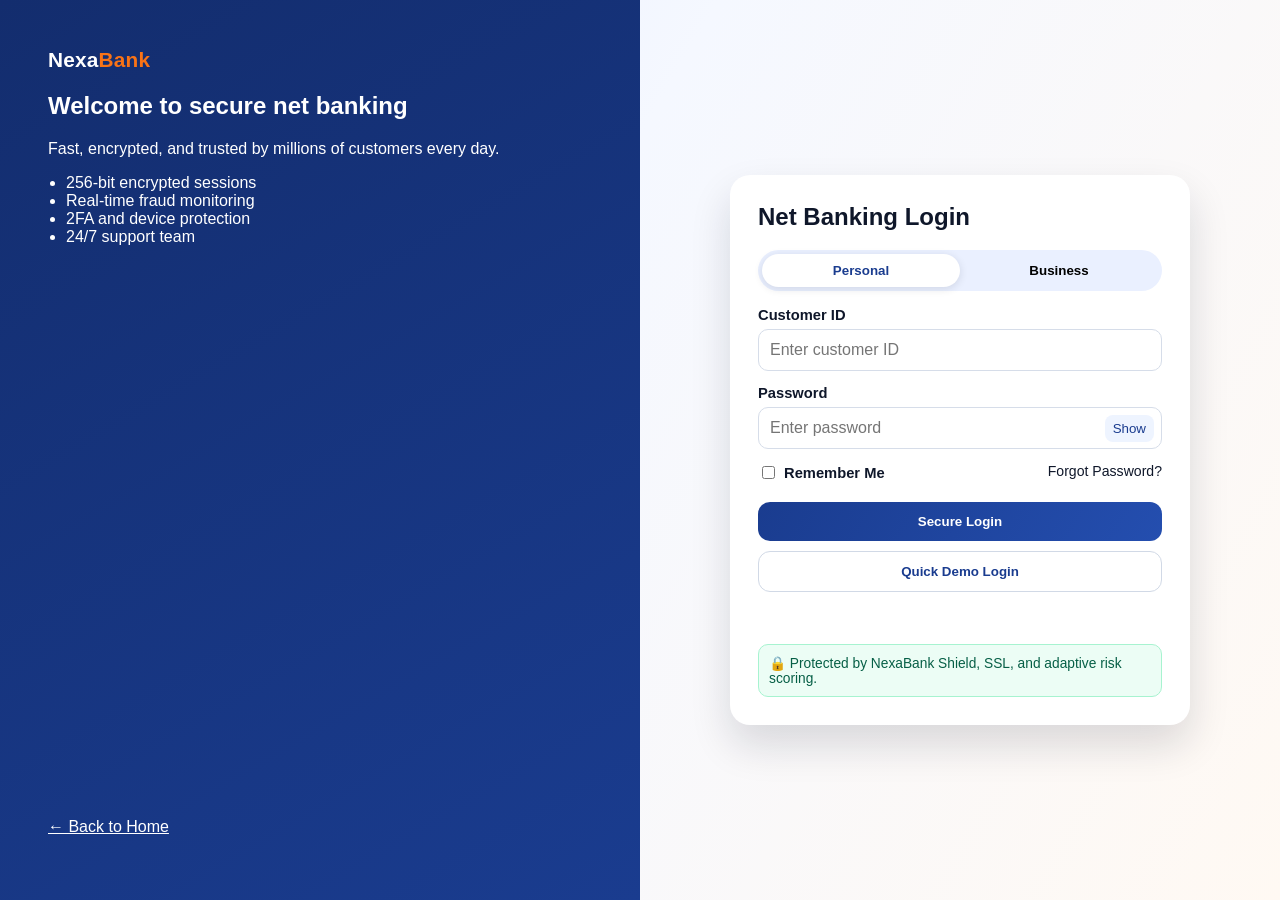
<file: transfer.html>
<!DOCTYPE html>
<html lang="en">
  <head>
    <meta charset="UTF-8" />
    <meta name="viewport" content="width=device-width, initial-scale=1.0" />
    <title>NexaBank Fund Transfer</title>
    <link rel="stylesheet" href="css/style.css" />
  </head>
  <body data-protected="true">
    <header class="portal-header">
      <div class="container portal-head-inner">
        <a class="logo" href="dashboard.html">Nexa<span>Bank</span> Portal</a>
        <div id="welcomeUser">Hello, Customer</div>
        <button class="btn btn-accent" id="logoutBtn" type="button">Logout</button>
      </div>
    </header>

    <main class="container" style="padding: 24px 0 40px">
      <h1 style="margin-top: 0">Fund Transfer</h1>
      <div class="transfer-layout">
        <section class="card">
          <div class="tab-switch" id="transferTabs">
            <button class="transfer-tab active" data-mode="NEFT" type="button">NEFT</button>
            <button class="transfer-tab" data-mode="IMPS" type="button">IMPS</button>
            <button class="transfer-tab" data-mode="UPI" type="button">UPI</button>
            <button class="transfer-tab" data-mode="OWN" type="button">Own Account</button>
          </div>

          <form id="transferForm" novalidate>
            <div class="form-group">
              <label for="fromAccount">From Account</label>
              <select id="fromAccount" name="fromAccount">
                <option value="">Select account</option>
                <option>Savings • 1090 2231</option>
                <option>Current • 9921 6720</option>
              </select>
              <div class="error-msg" data-error-for="fromAccount"></div>
            </div>

            <div id="bankModeFields">
              <div class="form-group">
                <label for="beneficiaryName">Beneficiary Name</label>
                <input class="input" id="beneficiaryName" name="beneficiaryName" />
                <div class="error-msg" data-error-for="beneficiaryName"></div>
              </div>
              <div class="inline">
                <div class="form-group">
                  <label for="accountNumber">Account Number</label>
                  <input class="input" id="accountNumber" name="accountNumber" />
                  <div class="error-msg" data-error-for="accountNumber"></div>
                </div>
                <div class="form-group">
                  <label for="confirmAccountNumber">Confirm Account Number</label>
                  <input class="input" id="confirmAccountNumber" name="confirmAccountNumber" />
                  <div class="error-msg" data-error-for="confirmAccountNumber"></div>
                </div>
              </div>

              <div class="inline">
                <div class="form-group">
                  <label for="ifsc">IFSC Code</label>
                  <div class="inline" style="gap: 6px">
                    <input class="input" id="ifsc" name="ifsc" placeholder="NEXA0001234" />
                    <button class="btn btn-ghost" style="white-space: nowrap" id="verifyIfsc" type="button">Verify IFSC</button>
                  </div>
                  <div class="error-msg" data-error-for="ifsc"></div>
                </div>
                <div class="form-group">
                  <label for="bankName">Bank Name</label>
                  <input class="input" id="bankName" name="bankName" readonly />
                </div>
              </div>
            </div>

            <div id="upiModeFields" style="display: none">
              <div class="form-group">
                <label for="upiId">UPI ID</label>
                <input class="input" id="upiId" name="upiId" placeholder="name@bank" />
                <div class="error-msg" data-error-for="upiId"></div>
              </div>
              <div class="form-group">
                <label for="upiBeneficiary">Beneficiary Name</label>
                <input class="input" id="upiBeneficiary" name="upiBeneficiary" />
                <div class="error-msg" data-error-for="upiBeneficiary"></div>
              </div>
            </div>

            <div class="inline">
              <div class="form-group">
                <label for="amount">Amount (USD)</label>
                <input class="input" id="amount" name="amount" type="number" min="1" step="0.01" />
                <div class="error-msg" data-error-for="amount"></div>
              </div>
              <div class="form-group">
                <label for="purpose">Purpose</label>
                <select id="purpose" name="purpose">
                  <option value="">Select purpose</option>
                  <option>Family Support</option>
                  <option>Rent</option>
                  <option>Vendor Payment</option>
                  <option>Utilities</option>
                </select>
                <div class="error-msg" data-error-for="purpose"></div>
              </div>
            </div>

            <div class="form-group">
              <label for="remarks">Remarks</label>
              <textarea id="remarks" name="remarks" rows="3"></textarea>
            </div>

            <div class="form-group">
              <label for="authCode">Transaction PIN / OTP</label>
              <div class="input-row">
                <input class="input" id="authCode" name="authCode" type="password" />
                <button type="button" class="inline-btn" id="togglePin">Show</button>
              </div>
              <div class="error-msg" data-error-for="authCode"></div>
            </div>

            <div class="notice" style="margin-bottom: 14px">Verify beneficiary details carefully. Transfers submitted cannot be reversed automatically.</div>
            <button class="btn btn-primary" id="submitTransfer" style="width: 100%" type="submit">Transfer Funds</button>
          </form>
        </section>

        <aside class="info-panel">
          <article class="card">
            <h3 style="margin-top: 0">Transfer Limits</h3>
            <p>NEFT: $100,000/day</p>
            <p>IMPS: $10,000/txn</p>
            <p>UPI: $2,500/day</p>
          </article>
          <article class="card">
            <h3 style="margin-top: 0">Timings</h3>
            <p>NEFT: 24x7 (batch settlement)</p>
            <p>IMPS/UPI: Instant 24x7</p>
            <p>Own Account: Immediate posting</p>
          </article>
          <article class="card">
            <h3 style="margin-top: 0">Saved Beneficiaries</h3>
            <div class="bene" data-bene='{"name":"Olivia Carter","account":"556677889900","ifsc":"NEXA0001001"}'>
              Olivia Carter<br /><small>556677889900 • NEXA0001001</small>
            </div>
            <div class="bene" data-bene='{"name":"Skyline Rentals","account":"443322110099","ifsc":"CITI0002020"}'>
              Skyline Rentals<br /><small>443322110099 • CITI0002020</small>
            </div>
            <div class="bene" data-bene='{"name":"Apex Supplies","account":"998877665544","ifsc":"WFCX0004545"}'>
              Apex Supplies<br /><small>998877665544 • WFCX0004545</small>
            </div>
          </article>
        </aside>
      </div>
    </main>

    <div class="overlay" id="successOverlay">
      <div class="overlay-card">
        <div class="checkmark">✓</div>
        <h2 style="text-align: center">Transfer Successful</h2>
        <div id="successDetails"></div>
        <div class="hero-ctas" style="justify-content: center; margin-top: 14px">
          <a class="btn btn-primary" href="dashboard.html">Go to Dashboard</a>
          <button class="btn btn-ghost" id="newTransferBtn" type="button">New Transfer</button>
        </div>
      </div>
    </div>

    <script src="js/auth.js"></script>
    <script src="js/transfer.js"></script>
  </body>
</html>
</file>
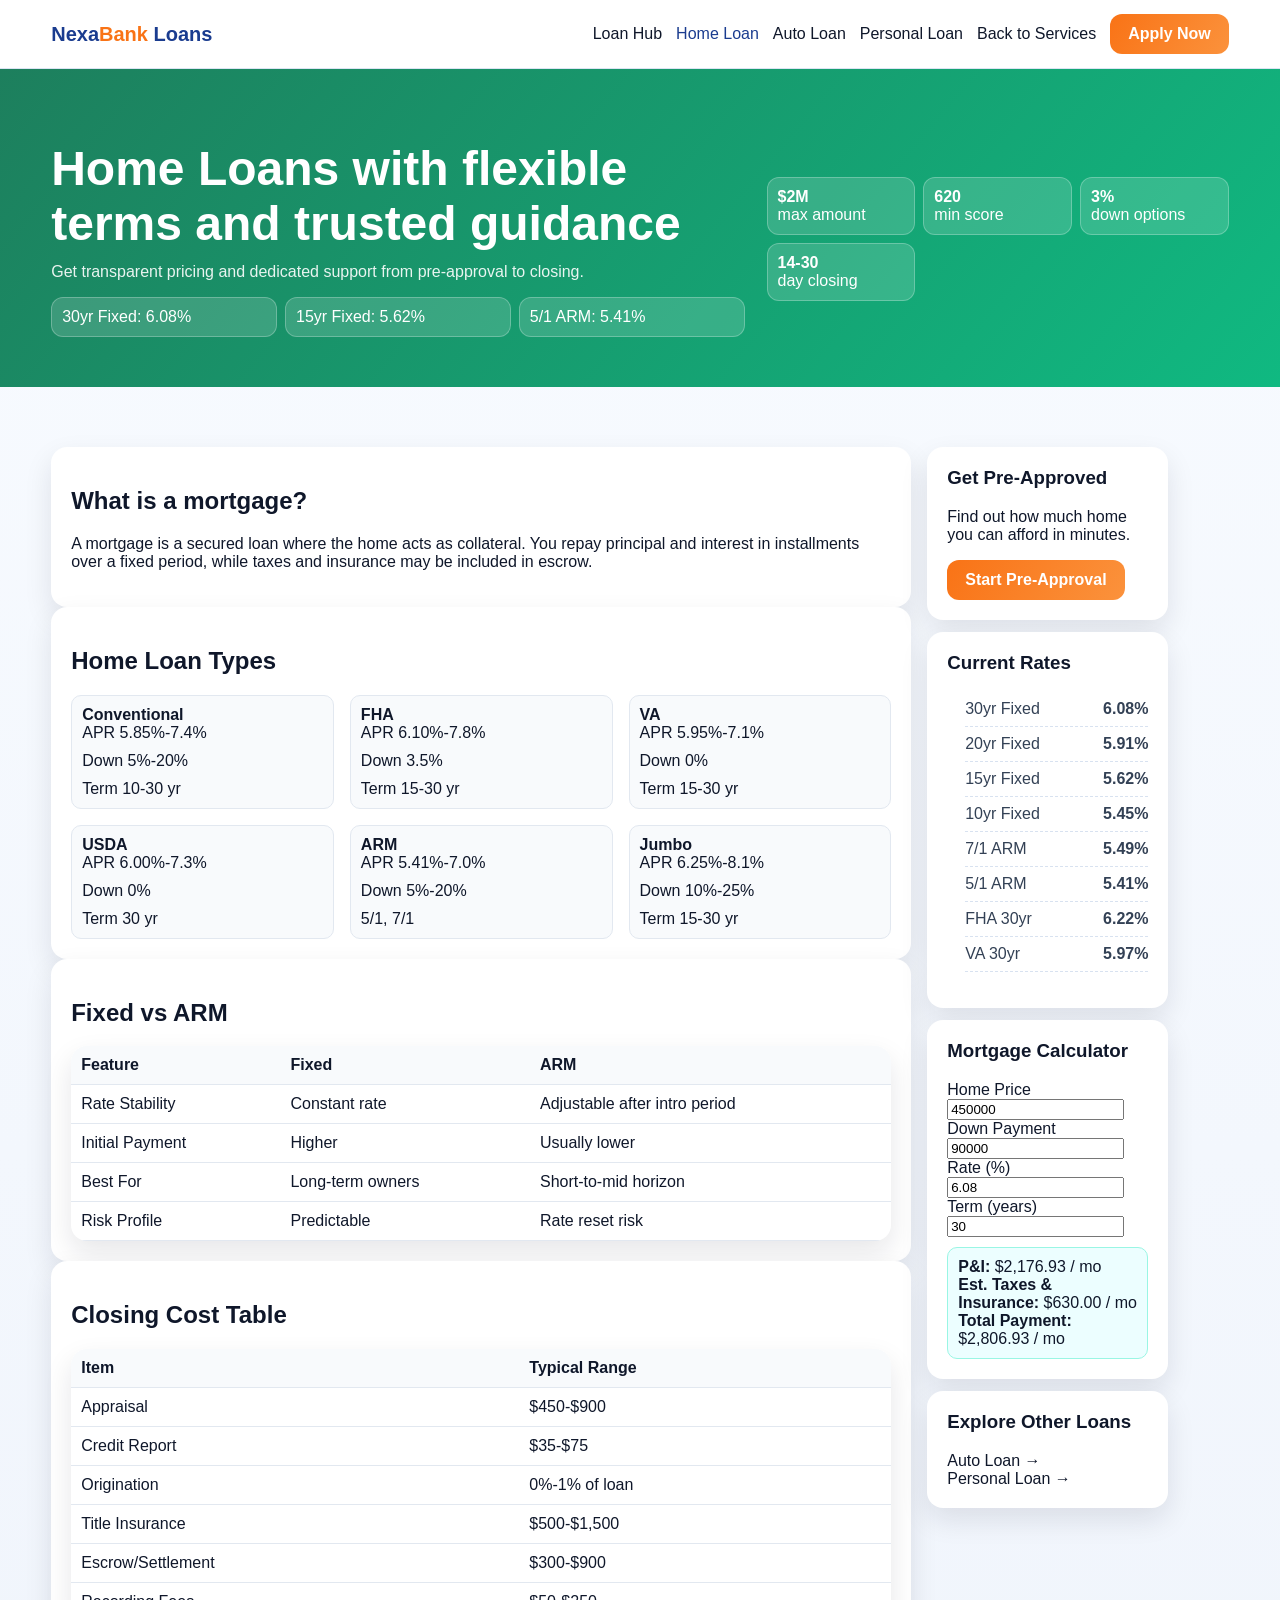
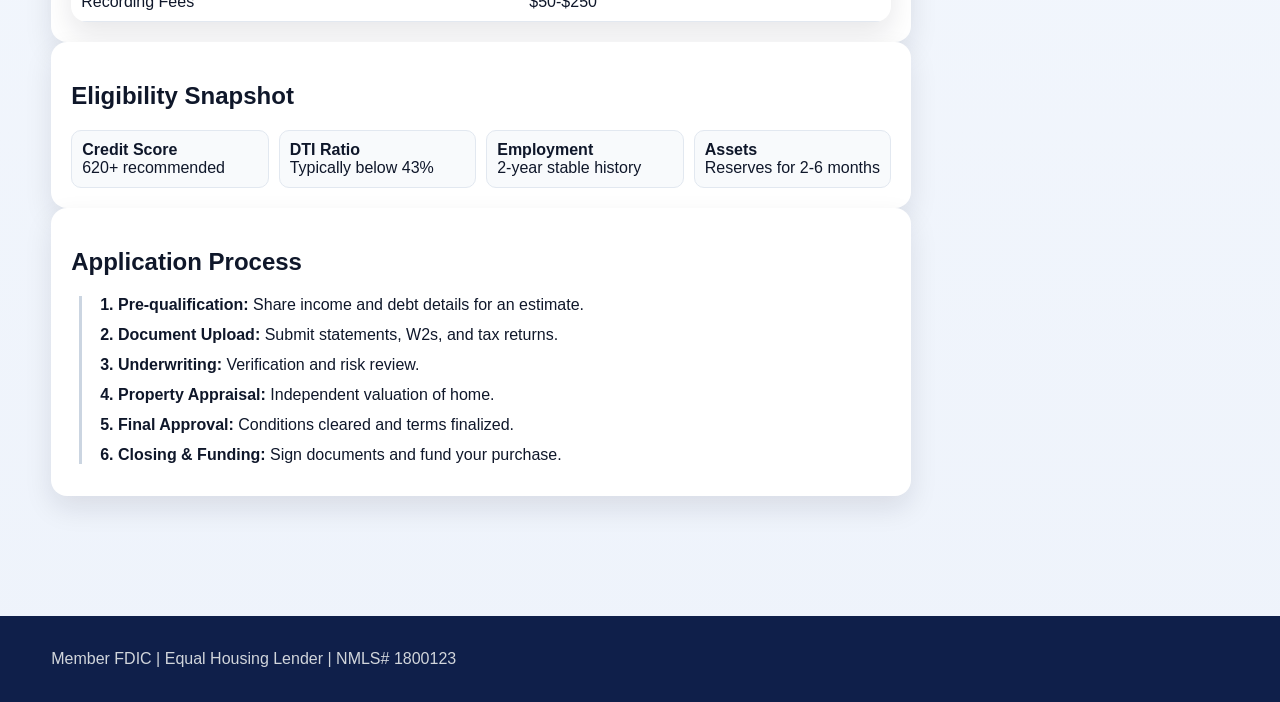
<file: loans/home-loan.html>
<!DOCTYPE html>
<html lang="en">
  <head>
    <meta charset="UTF-8" />
    <meta name="viewport" content="width=device-width, initial-scale=1.0" />
    <title>NexaBank Home Loan</title>
    <link rel="stylesheet" href="css/loans.css" />
  </head>
  <body>
    <header class="loan-header">
      <div class="container nav">
        <a class="brand" href="index.html">Nexa<span>Bank</span> Loans</a>
        <nav class="nav-links">
          <a href="index.html">Loan Hub</a>
          <a class="active" href="home-loan.html">Home Loan</a>
          <a href="vehicle-loan.html">Auto Loan</a>
          <a href="personal-loan.html">Personal Loan</a>
          <a href="../services.html">Back to Services</a>
          <a class="btn btn-accent" href="../login.html">Apply Now</a>
        </nav>
      </div>
    </header>

    <section class="hero hero-home">
      <div class="container hero-grid">
        <div>
          <h1>Home Loans with flexible terms and trusted guidance</h1>
          <p>Get transparent pricing and dedicated support from pre-approval to closing.</p>
          <div class="trust-badges">
            <div class="pill">30yr Fixed: 6.08%</div>
            <div class="pill">15yr Fixed: 5.62%</div>
            <div class="pill">5/1 ARM: 5.41%</div>
          </div>
        </div>
        <div class="stat-cards">
          <div class="stat"><strong>$2M</strong><br />max amount</div>
          <div class="stat"><strong>620</strong><br />min score</div>
          <div class="stat"><strong>3%</strong><br />down options</div>
          <div class="stat"><strong>14-30</strong><br />day closing</div>
        </div>
      </div>
    </section>

    <main class="container section loan-layout">
      <section>
        <article class="card">
          <h2>What is a mortgage?</h2>
          <p>A mortgage is a secured loan where the home acts as collateral. You repay principal and interest in installments over a fixed period, while taxes and insurance may be included in escrow.</p>
        </article>

        <article class="card">
          <h2>Home Loan Types</h2>
          <div class="grid">
            <div class="spec"><strong>Conventional</strong><div class="spec-grid"><span>APR 5.85%-7.4%</span><span>Down 5%-20%</span><span>Term 10-30 yr</span></div></div>
            <div class="spec"><strong>FHA</strong><div class="spec-grid"><span>APR 6.10%-7.8%</span><span>Down 3.5%</span><span>Term 15-30 yr</span></div></div>
            <div class="spec"><strong>VA</strong><div class="spec-grid"><span>APR 5.95%-7.1%</span><span>Down 0%</span><span>Term 15-30 yr</span></div></div>
            <div class="spec"><strong>USDA</strong><div class="spec-grid"><span>APR 6.00%-7.3%</span><span>Down 0%</span><span>Term 30 yr</span></div></div>
            <div class="spec"><strong>ARM</strong><div class="spec-grid"><span>APR 5.41%-7.0%</span><span>Down 5%-20%</span><span>5/1, 7/1</span></div></div>
            <div class="spec"><strong>Jumbo</strong><div class="spec-grid"><span>APR 6.25%-8.1%</span><span>Down 10%-25%</span><span>Term 15-30 yr</span></div></div>
          </div>
        </article>

        <article class="card">
          <h2>Fixed vs ARM</h2>
          <div class="compare-table">
            <table>
              <thead><tr><th>Feature</th><th>Fixed</th><th>ARM</th></tr></thead>
              <tbody>
                <tr><td>Rate Stability</td><td>Constant rate</td><td>Adjustable after intro period</td></tr>
                <tr><td>Initial Payment</td><td>Higher</td><td>Usually lower</td></tr>
                <tr><td>Best For</td><td>Long-term owners</td><td>Short-to-mid horizon</td></tr>
                <tr><td>Risk Profile</td><td>Predictable</td><td>Rate reset risk</td></tr>
              </tbody>
            </table>
          </div>
        </article>

        <article class="card">
          <h2>Closing Cost Table</h2>
          <div class="compare-table">
            <table>
              <thead><tr><th>Item</th><th>Typical Range</th></tr></thead>
              <tbody>
                <tr><td>Appraisal</td><td>$450-$900</td></tr>
                <tr><td>Credit Report</td><td>$35-$75</td></tr>
                <tr><td>Origination</td><td>0%-1% of loan</td></tr>
                <tr><td>Title Insurance</td><td>$500-$1,500</td></tr>
                <tr><td>Escrow/Settlement</td><td>$300-$900</td></tr>
                <tr><td>Recording Fees</td><td>$50-$250</td></tr>
              </tbody>
            </table>
          </div>
        </article>

        <article class="card">
          <h2>Eligibility Snapshot</h2>
          <div class="eligibility">
            <div><strong>Credit Score</strong><br />620+ recommended</div>
            <div><strong>DTI Ratio</strong><br />Typically below 43%</div>
            <div><strong>Employment</strong><br />2-year stable history</div>
            <div><strong>Assets</strong><br />Reserves for 2-6 months</div>
          </div>
        </article>

        <article class="card">
          <h2>Application Process</h2>
          <div class="timeline">
            <div class="step"><strong>1. Pre-qualification:</strong> Share income and debt details for an estimate.</div>
            <div class="step"><strong>2. Document Upload:</strong> Submit statements, W2s, and tax returns.</div>
            <div class="step"><strong>3. Underwriting:</strong> Verification and risk review.</div>
            <div class="step"><strong>4. Property Appraisal:</strong> Independent valuation of home.</div>
            <div class="step"><strong>5. Final Approval:</strong> Conditions cleared and terms finalized.</div>
            <div class="step"><strong>6. Closing & Funding:</strong> Sign documents and fund your purchase.</div>
          </div>
        </article>
      </section>

      <aside class="sidebar">
        <article class="card">
          <h3 style="margin-top:0">Get Pre-Approved</h3>
          <p>Find out how much home you can afford in minutes.</p>
          <a class="btn btn-accent" href="../login.html">Start Pre-Approval</a>
        </article>

        <article class="card">
          <h3 style="margin-top:0">Current Rates</h3>
          <ul class="rate-list">
            <li><span>30yr Fixed</span><strong>6.08%</strong></li>
            <li><span>20yr Fixed</span><strong>5.91%</strong></li>
            <li><span>15yr Fixed</span><strong>5.62%</strong></li>
            <li><span>10yr Fixed</span><strong>5.45%</strong></li>
            <li><span>7/1 ARM</span><strong>5.49%</strong></li>
            <li><span>5/1 ARM</span><strong>5.41%</strong></li>
            <li><span>FHA 30yr</span><strong>6.22%</strong></li>
            <li><span>VA 30yr</span><strong>5.97%</strong></li>
          </ul>
        </article>

        <article class="card">
          <h3 style="margin-top:0">Mortgage Calculator</h3>
          <label for="homePrice">Home Price</label>
          <input id="homePrice" type="number" value="450000" />
          <label for="downPayment">Down Payment</label>
          <input id="downPayment" type="number" value="90000" />
          <label for="homeRate">Rate (%)</label>
          <input id="homeRate" type="number" value="6.08" step="0.01" />
          <label for="homeTerm">Term (years)</label>
          <input id="homeTerm" type="number" value="30" />
          <div class="calc-result" id="homeCalcOut"></div>
        </article>

        <article class="card">
          <h3 style="margin-top:0">Explore Other Loans</h3>
          <a href="vehicle-loan.html">Auto Loan →</a><br />
          <a href="personal-loan.html">Personal Loan →</a>
        </article>
      </aside>
    </main>

    <footer class="footer">
      <div class="container">Member FDIC | Equal Housing Lender | NMLS# 1800123</div>
    </footer>

    <script>
      function money(v) {
        return "$" + Number(v).toLocaleString(undefined, { maximumFractionDigits: 2, minimumFractionDigits: 2 });
      }

      function calcMortgage() {
        const price = Number(document.getElementById("homePrice").value) || 0;
        const down = Number(document.getElementById("downPayment").value) || 0;
        const rate = (Number(document.getElementById("homeRate").value) || 0) / 100 / 12;
        const n = (Number(document.getElementById("homeTerm").value) || 0) * 12;
        const principal = Math.max(price - down, 0);

        let pi = 0;
        if (rate > 0 && n > 0) {
          pi = (principal * rate * Math.pow(1 + rate, n)) / (Math.pow(1 + rate, n) - 1);
        }
        const taxesInsurance = price * 0.0014;
        const total = pi + taxesInsurance;

        document.getElementById("homeCalcOut").innerHTML = `
          <strong>P&I:</strong> ${money(pi)} / mo<br />
          <strong>Est. Taxes & Insurance:</strong> ${money(taxesInsurance)} / mo<br />
          <strong>Total Payment:</strong> ${money(total)} / mo
        `;
      }

      ["homePrice", "downPayment", "homeRate", "homeTerm"].forEach((id) => {
        document.getElementById(id).addEventListener("input", calcMortgage);
      });

      calcMortgage();
    </script>
  </body>
</html>
</file>
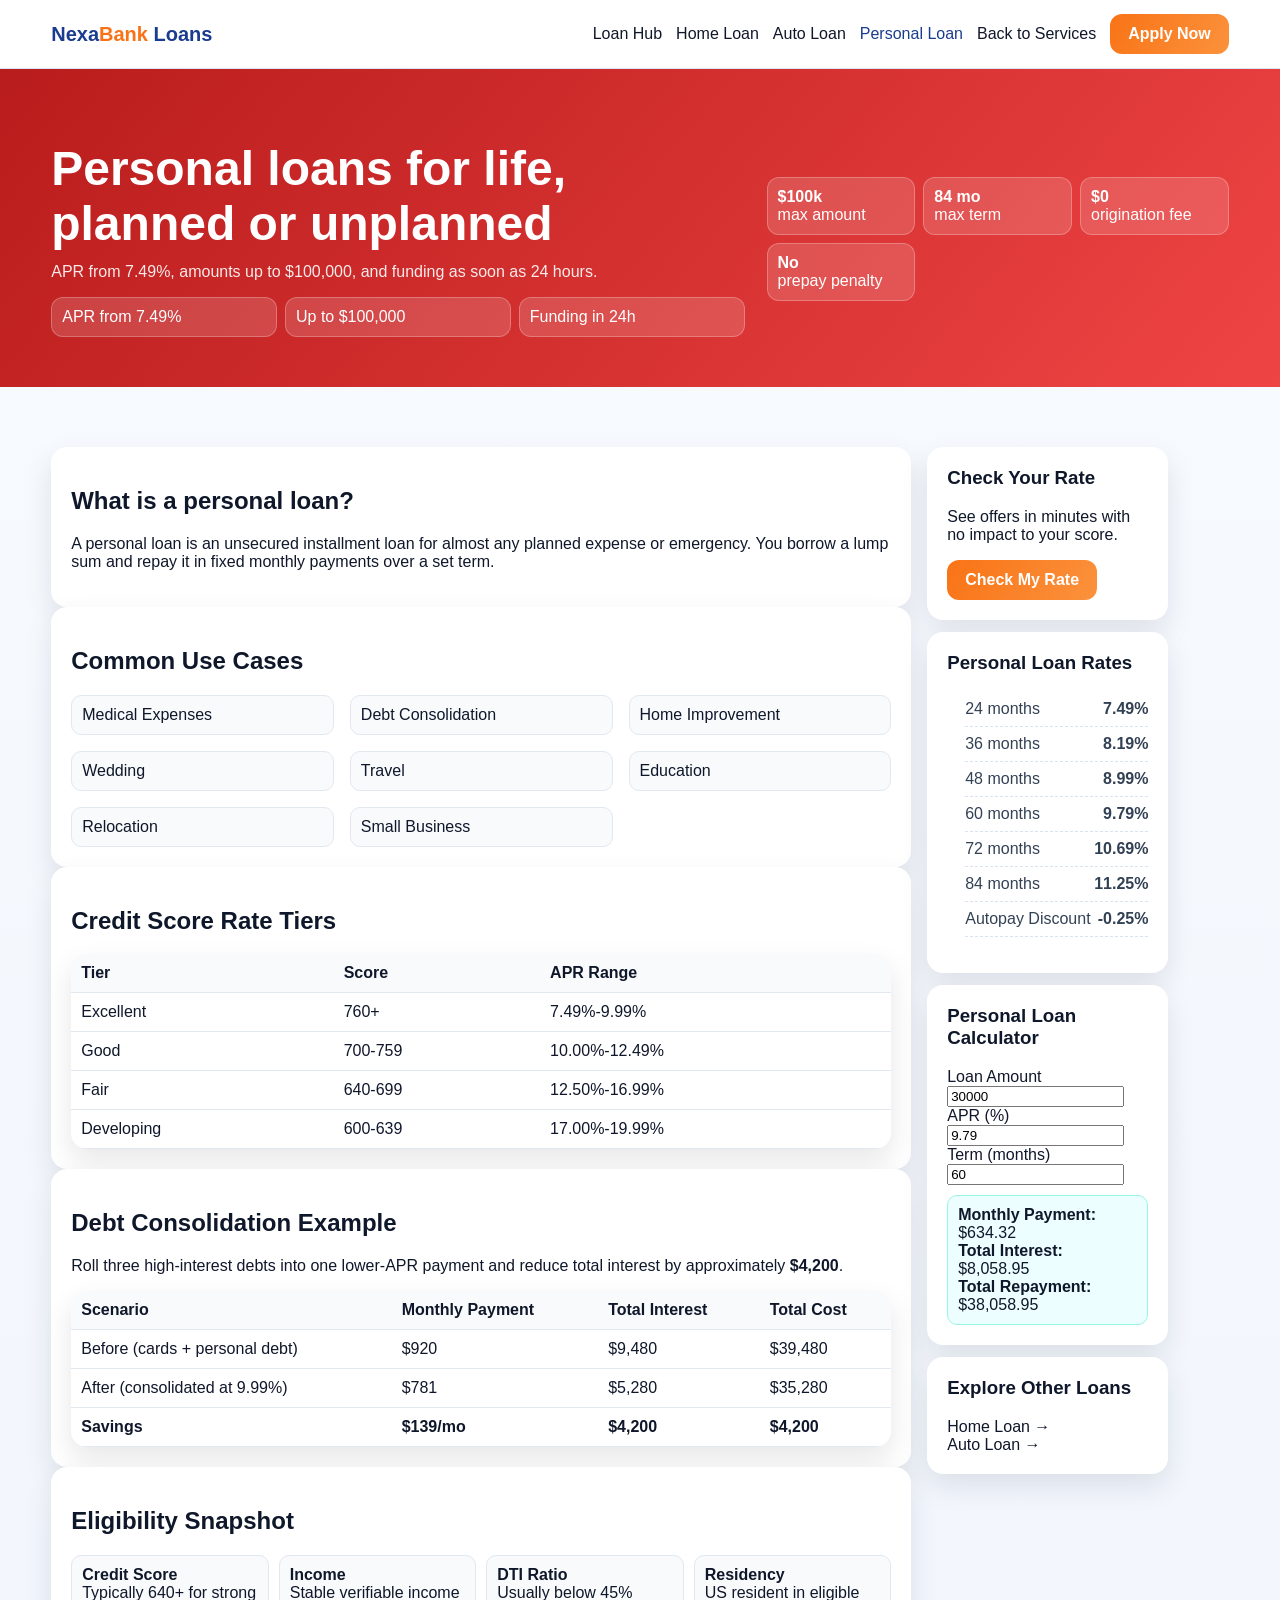
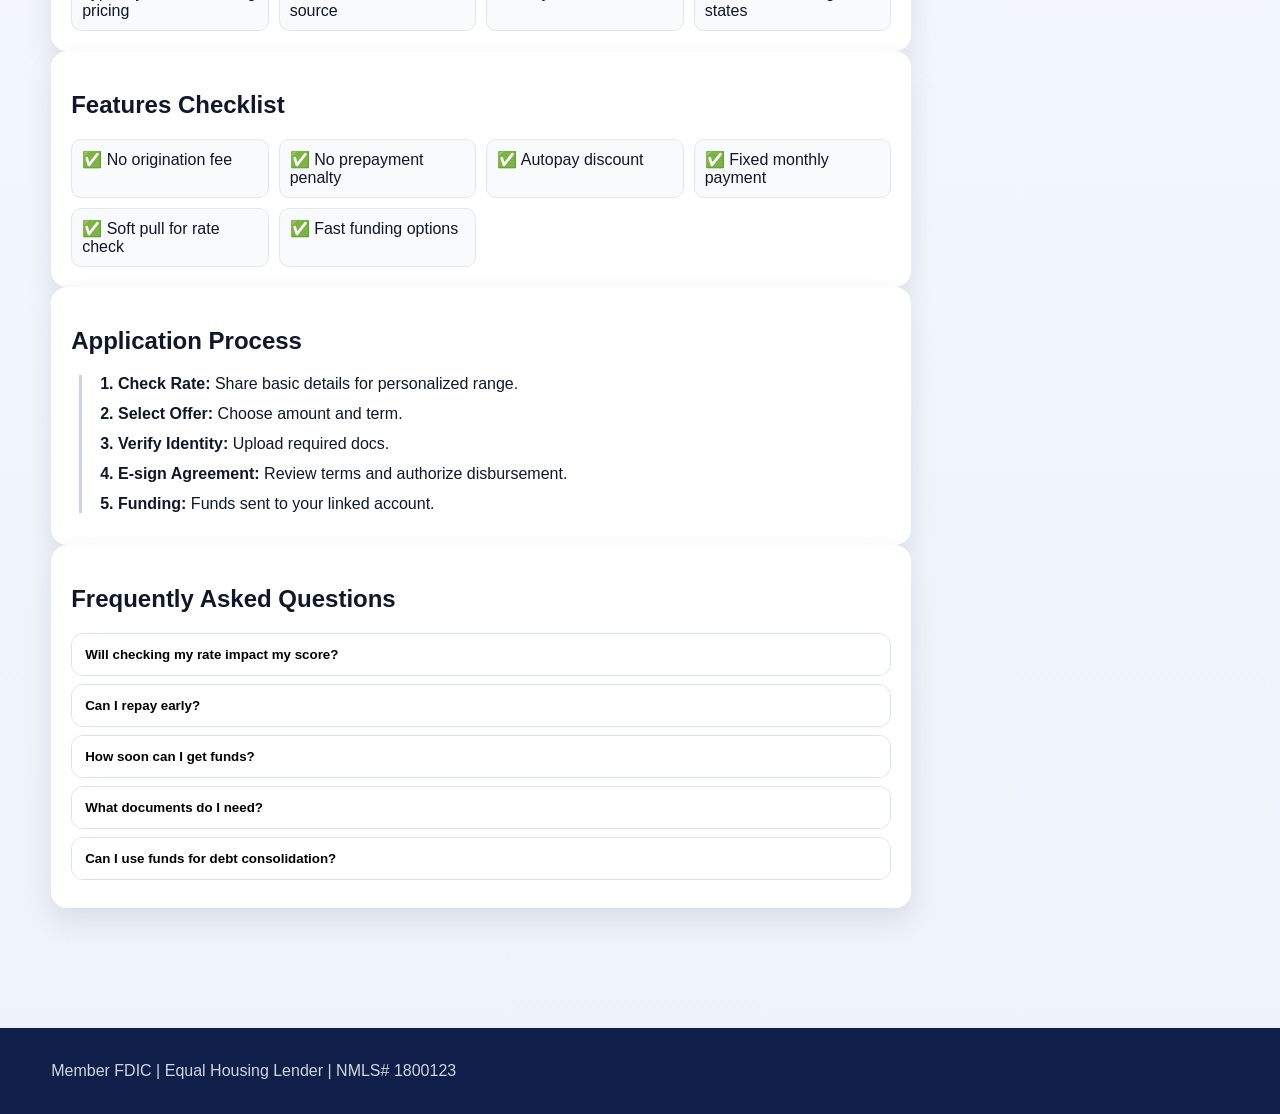
<file: loans/personal-loan.html>
<!DOCTYPE html>
<html lang="en">
  <head>
    <meta charset="UTF-8" />
    <meta name="viewport" content="width=device-width, initial-scale=1.0" />
    <title>NexaBank Personal Loan</title>
    <link rel="stylesheet" href="css/loans.css" />
  </head>
  <body>
    <header class="loan-header">
      <div class="container nav">
        <a class="brand" href="index.html">Nexa<span>Bank</span> Loans</a>
        <nav class="nav-links">
          <a href="index.html">Loan Hub</a>
          <a href="home-loan.html">Home Loan</a>
          <a href="vehicle-loan.html">Auto Loan</a>
          <a class="active" href="personal-loan.html">Personal Loan</a>
          <a href="../services.html">Back to Services</a>
          <a class="btn btn-accent" href="../login.html">Apply Now</a>
        </nav>
      </div>
    </header>

    <section class="hero hero-personal">
      <div class="container hero-grid">
        <div>
          <h1>Personal loans for life, planned or unplanned</h1>
          <p>APR from 7.49%, amounts up to $100,000, and funding as soon as 24 hours.</p>
          <div class="trust-badges">
            <div class="pill">APR from 7.49%</div>
            <div class="pill">Up to $100,000</div>
            <div class="pill">Funding in 24h</div>
          </div>
        </div>
        <div class="stat-cards">
          <div class="stat"><strong>$100k</strong><br />max amount</div>
          <div class="stat"><strong>84 mo</strong><br />max term</div>
          <div class="stat"><strong>$0</strong><br />origination fee</div>
          <div class="stat"><strong>No</strong><br />prepay penalty</div>
        </div>
      </div>
    </section>

    <main class="container section loan-layout">
      <section>
        <article class="card">
          <h2>What is a personal loan?</h2>
          <p>A personal loan is an unsecured installment loan for almost any planned expense or emergency. You borrow a lump sum and repay it in fixed monthly payments over a set term.</p>
        </article>

        <article class="card">
          <h2>Common Use Cases</h2>
          <div class="grid">
            <div class="spec">Medical Expenses</div>
            <div class="spec">Debt Consolidation</div>
            <div class="spec">Home Improvement</div>
            <div class="spec">Wedding</div>
            <div class="spec">Travel</div>
            <div class="spec">Education</div>
            <div class="spec">Relocation</div>
            <div class="spec">Small Business</div>
          </div>
        </article>

        <article class="card">
          <h2>Credit Score Rate Tiers</h2>
          <div class="compare-table">
            <table>
              <thead><tr><th>Tier</th><th>Score</th><th>APR Range</th></tr></thead>
              <tbody>
                <tr><td>Excellent</td><td>760+</td><td>7.49%-9.99%</td></tr>
                <tr><td>Good</td><td>700-759</td><td>10.00%-12.49%</td></tr>
                <tr><td>Fair</td><td>640-699</td><td>12.50%-16.99%</td></tr>
                <tr><td>Developing</td><td>600-639</td><td>17.00%-19.99%</td></tr>
              </tbody>
            </table>
          </div>
        </article>

        <article class="card">
          <h2>Debt Consolidation Example</h2>
          <p>Roll three high-interest debts into one lower-APR payment and reduce total interest by approximately <strong>$4,200</strong>.</p>
          <div class="compare-table">
            <table>
              <thead><tr><th>Scenario</th><th>Monthly Payment</th><th>Total Interest</th><th>Total Cost</th></tr></thead>
              <tbody>
                <tr><td>Before (cards + personal debt)</td><td>$920</td><td>$9,480</td><td>$39,480</td></tr>
                <tr><td>After (consolidated at 9.99%)</td><td>$781</td><td>$5,280</td><td>$35,280</td></tr>
                <tr><td><strong>Savings</strong></td><td><strong>$139/mo</strong></td><td><strong>$4,200</strong></td><td><strong>$4,200</strong></td></tr>
              </tbody>
            </table>
          </div>
        </article>

        <article class="card">
          <h2>Eligibility Snapshot</h2>
          <div class="eligibility">
            <div><strong>Credit Score</strong><br />Typically 640+ for strong pricing</div>
            <div><strong>Income</strong><br />Stable verifiable income source</div>
            <div><strong>DTI Ratio</strong><br />Usually below 45%</div>
            <div><strong>Residency</strong><br />US resident in eligible states</div>
          </div>
        </article>

        <article class="card">
          <h2>Features Checklist</h2>
          <div class="feature-check">
            <div>✅ No origination fee</div>
            <div>✅ No prepayment penalty</div>
            <div>✅ Autopay discount</div>
            <div>✅ Fixed monthly payment</div>
            <div>✅ Soft pull for rate check</div>
            <div>✅ Fast funding options</div>
          </div>
        </article>

        <article class="card">
          <h2>Application Process</h2>
          <div class="timeline">
            <div class="step"><strong>1. Check Rate:</strong> Share basic details for personalized range.</div>
            <div class="step"><strong>2. Select Offer:</strong> Choose amount and term.</div>
            <div class="step"><strong>3. Verify Identity:</strong> Upload required docs.</div>
            <div class="step"><strong>4. E-sign Agreement:</strong> Review terms and authorize disbursement.</div>
            <div class="step"><strong>5. Funding:</strong> Funds sent to your linked account.</div>
          </div>
        </article>

        <article class="card">
          <h2>Frequently Asked Questions</h2>
          <div class="accordion-item">
            <button class="acc-btn" type="button">Will checking my rate impact my score?</button>
            <div class="acc-content">No. Rate checks use a soft inquiry and do not affect your credit score.</div>
          </div>
          <div class="accordion-item">
            <button class="acc-btn" type="button">Can I repay early?</button>
            <div class="acc-content">Yes. There are no prepayment penalties for early repayment.</div>
          </div>
          <div class="accordion-item">
            <button class="acc-btn" type="button">How soon can I get funds?</button>
            <div class="acc-content">Approved applicants may receive funds in as little as 24 hours.</div>
          </div>
          <div class="accordion-item">
            <button class="acc-btn" type="button">What documents do I need?</button>
            <div class="acc-content">Typically a government ID, proof of income, and banking details.</div>
          </div>
          <div class="accordion-item">
            <button class="acc-btn" type="button">Can I use funds for debt consolidation?</button>
            <div class="acc-content">Yes. Debt consolidation is one of the most common personal loan uses.</div>
          </div>
        </article>
      </section>

      <aside class="sidebar">
        <article class="card">
          <h3 style="margin-top:0">Check Your Rate</h3>
          <p>See offers in minutes with no impact to your score.</p>
          <a class="btn btn-accent" href="../login.html">Check My Rate</a>
        </article>

        <article class="card">
          <h3 style="margin-top:0">Personal Loan Rates</h3>
          <ul class="rate-list">
            <li><span>24 months</span><strong>7.49%</strong></li>
            <li><span>36 months</span><strong>8.19%</strong></li>
            <li><span>48 months</span><strong>8.99%</strong></li>
            <li><span>60 months</span><strong>9.79%</strong></li>
            <li><span>72 months</span><strong>10.69%</strong></li>
            <li><span>84 months</span><strong>11.25%</strong></li>
            <li><span>Autopay Discount</span><strong>-0.25%</strong></li>
          </ul>
        </article>

        <article class="card">
          <h3 style="margin-top:0">Personal Loan Calculator</h3>
          <label for="loanAmount">Loan Amount</label>
          <input id="loanAmount" type="number" value="30000" />
          <label for="loanApr">APR (%)</label>
          <input id="loanApr" type="number" step="0.01" value="9.79" />
          <label for="loanTerm">Term (months)</label>
          <input id="loanTerm" type="number" value="60" />
          <div class="calc-result" id="personalCalcOut"></div>
        </article>

        <article class="card">
          <h3 style="margin-top:0">Explore Other Loans</h3>
          <a href="home-loan.html">Home Loan →</a><br />
          <a href="vehicle-loan.html">Auto Loan →</a>
        </article>
      </aside>
    </main>

    <footer class="footer">
      <div class="container">Member FDIC | Equal Housing Lender | NMLS# 1800123</div>
    </footer>

    <script>
      function money(v) {
        return "$" + Number(v).toLocaleString(undefined, { minimumFractionDigits: 2, maximumFractionDigits: 2 });
      }

      function calcPersonal() {
        const principal = Number(document.getElementById("loanAmount").value) || 0;
        const r = (Number(document.getElementById("loanApr").value) || 0) / 100 / 12;
        const n = Number(document.getElementById("loanTerm").value) || 0;

        let monthly = 0;
        if (r > 0 && n > 0) {
          monthly = (principal * r * Math.pow(1 + r, n)) / (Math.pow(1 + r, n) - 1);
        }
        const totalRepay = monthly * n;
        const totalInterest = totalRepay - principal;

        document.getElementById("personalCalcOut").innerHTML = `
          <strong>Monthly Payment:</strong> ${money(monthly)}<br />
          <strong>Total Interest:</strong> ${money(totalInterest)}<br />
          <strong>Total Repayment:</strong> ${money(totalRepay)}
        `;
      }

      ["loanAmount", "loanApr", "loanTerm"].forEach((id) => {
        document.getElementById(id).addEventListener("input", calcPersonal);
      });
      calcPersonal();

      document.querySelectorAll(".acc-btn").forEach((btn) => {
        btn.addEventListener("click", () => {
          const panel = btn.nextElementSibling;
          const open = panel.style.maxHeight && panel.style.maxHeight !== "0px";
          document.querySelectorAll(".acc-content").forEach((c) => {
            c.style.maxHeight = null;
            c.classList.remove("open");
          });
          if (!open) {
            panel.style.maxHeight = panel.scrollHeight + "px";
            panel.classList.add("open");
          }
        });
      });
    </script>
  </body>
</html>
</file>
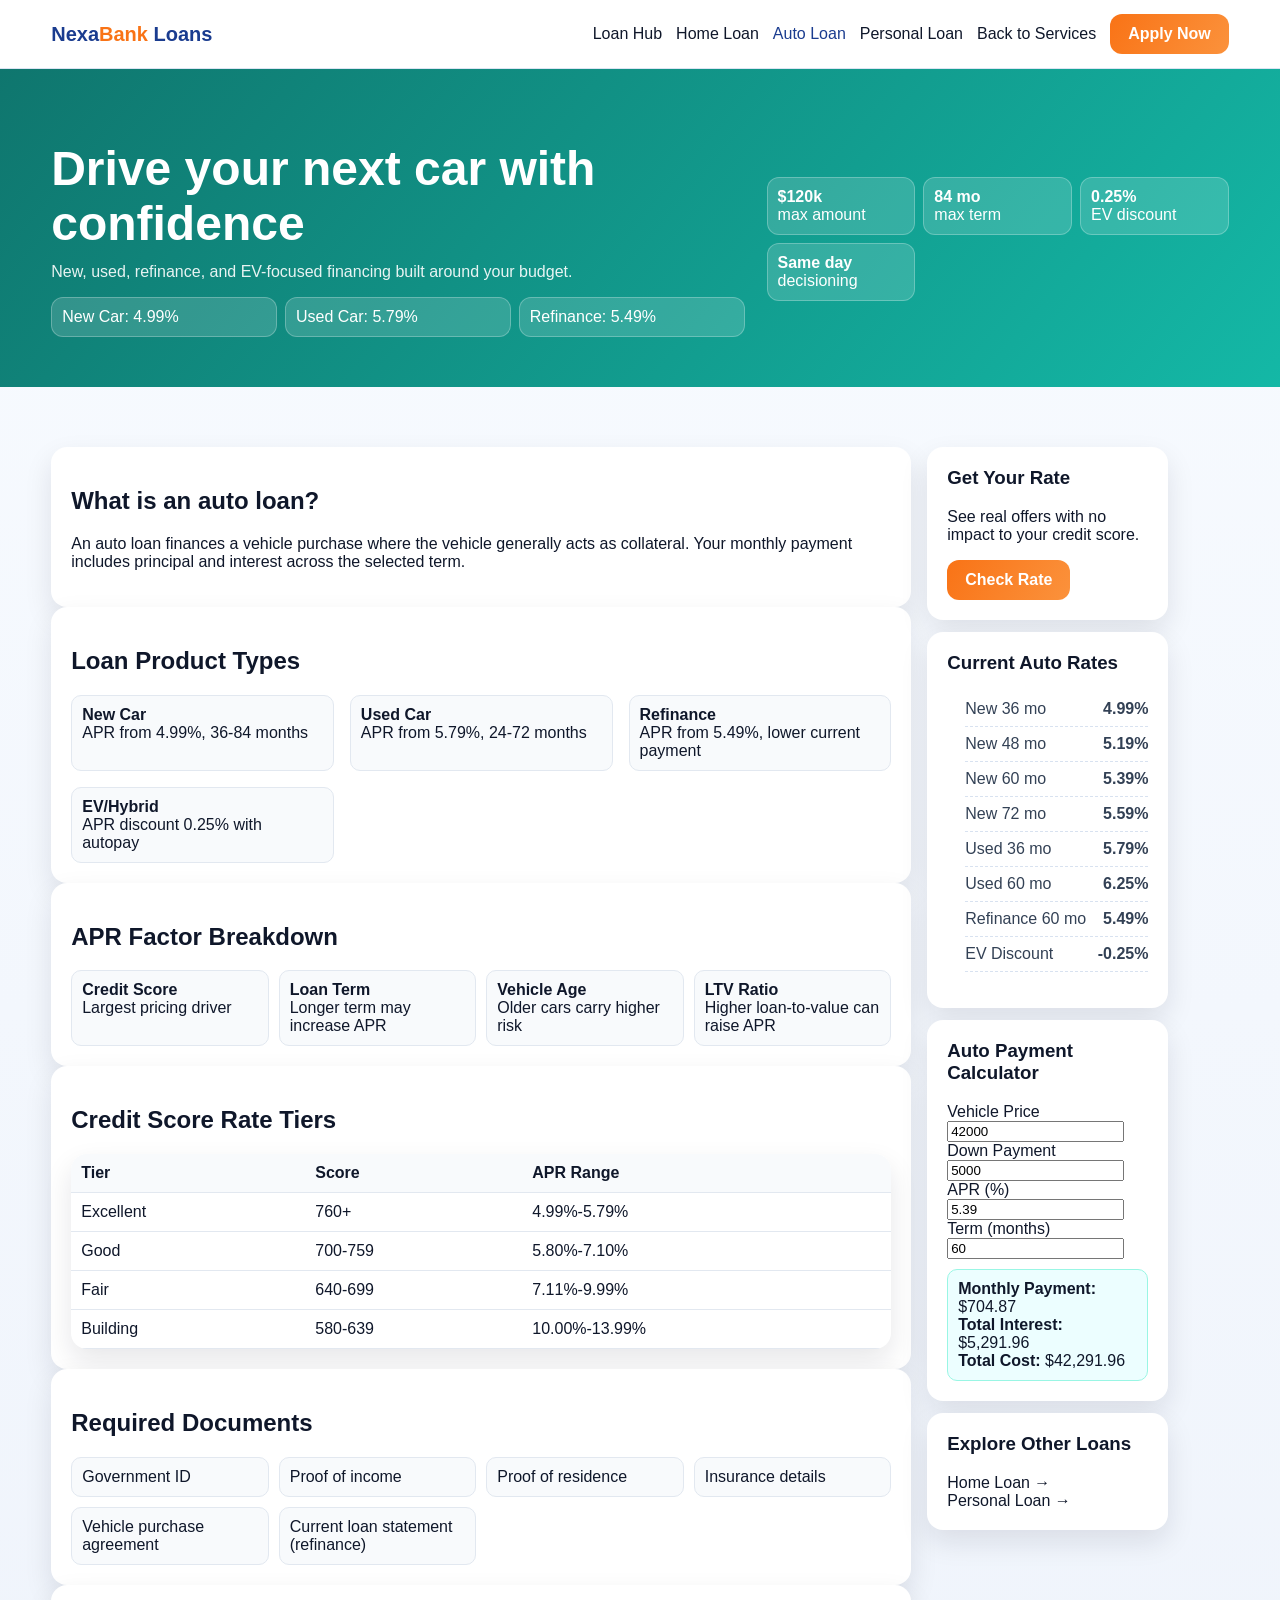
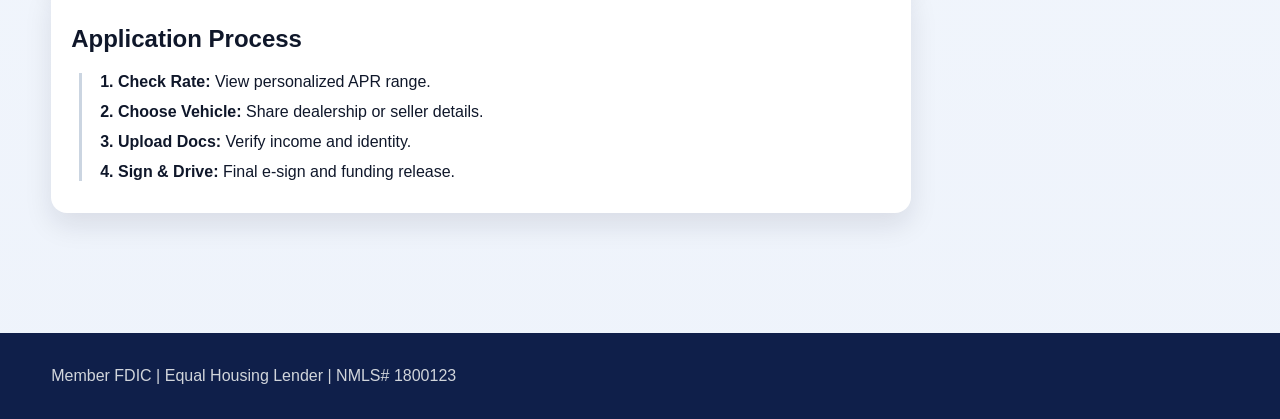
<file: loans/vehicle-loan.html>
<!DOCTYPE html>
<html lang="en">
  <head>
    <meta charset="UTF-8" />
    <meta name="viewport" content="width=device-width, initial-scale=1.0" />
    <title>NexaBank Auto Loan</title>
    <link rel="stylesheet" href="css/loans.css" />
  </head>
  <body>
    <header class="loan-header">
      <div class="container nav">
        <a class="brand" href="index.html">Nexa<span>Bank</span> Loans</a>
        <nav class="nav-links">
          <a href="index.html">Loan Hub</a>
          <a href="home-loan.html">Home Loan</a>
          <a class="active" href="vehicle-loan.html">Auto Loan</a>
          <a href="personal-loan.html">Personal Loan</a>
          <a href="../services.html">Back to Services</a>
          <a class="btn btn-accent" href="../login.html">Apply Now</a>
        </nav>
      </div>
    </header>

    <section class="hero hero-auto">
      <div class="container hero-grid">
        <div>
          <h1>Drive your next car with confidence</h1>
          <p>New, used, refinance, and EV-focused financing built around your budget.</p>
          <div class="trust-badges">
            <div class="pill">New Car: 4.99%</div>
            <div class="pill">Used Car: 5.79%</div>
            <div class="pill">Refinance: 5.49%</div>
          </div>
        </div>
        <div class="stat-cards">
          <div class="stat"><strong>$120k</strong><br />max amount</div>
          <div class="stat"><strong>84 mo</strong><br />max term</div>
          <div class="stat"><strong>0.25%</strong><br />EV discount</div>
          <div class="stat"><strong>Same day</strong><br />decisioning</div>
        </div>
      </div>
    </section>

    <main class="container section loan-layout">
      <section>
        <article class="card">
          <h2>What is an auto loan?</h2>
          <p>An auto loan finances a vehicle purchase where the vehicle generally acts as collateral. Your monthly payment includes principal and interest across the selected term.</p>
        </article>

        <article class="card">
          <h2>Loan Product Types</h2>
          <div class="grid">
            <div class="spec"><strong>New Car</strong><br />APR from 4.99%, 36-84 months</div>
            <div class="spec"><strong>Used Car</strong><br />APR from 5.79%, 24-72 months</div>
            <div class="spec"><strong>Refinance</strong><br />APR from 5.49%, lower current payment</div>
            <div class="spec"><strong>EV/Hybrid</strong><br />APR discount 0.25% with autopay</div>
          </div>
        </article>

        <article class="card">
          <h2>APR Factor Breakdown</h2>
          <div class="spec-grid">
            <div class="spec"><strong>Credit Score</strong><br />Largest pricing driver</div>
            <div class="spec"><strong>Loan Term</strong><br />Longer term may increase APR</div>
            <div class="spec"><strong>Vehicle Age</strong><br />Older cars carry higher risk</div>
            <div class="spec"><strong>LTV Ratio</strong><br />Higher loan-to-value can raise APR</div>
          </div>
        </article>

        <article class="card">
          <h2>Credit Score Rate Tiers</h2>
          <div class="compare-table">
            <table>
              <thead><tr><th>Tier</th><th>Score</th><th>APR Range</th></tr></thead>
              <tbody>
                <tr><td>Excellent</td><td>760+</td><td>4.99%-5.79%</td></tr>
                <tr><td>Good</td><td>700-759</td><td>5.80%-7.10%</td></tr>
                <tr><td>Fair</td><td>640-699</td><td>7.11%-9.99%</td></tr>
                <tr><td>Building</td><td>580-639</td><td>10.00%-13.99%</td></tr>
              </tbody>
            </table>
          </div>
        </article>

        <article class="card">
          <h2>Required Documents</h2>
          <div class="docs-grid">
            <div>Government ID</div>
            <div>Proof of income</div>
            <div>Proof of residence</div>
            <div>Insurance details</div>
            <div>Vehicle purchase agreement</div>
            <div>Current loan statement (refinance)</div>
          </div>
        </article>

        <article class="card">
          <h2>Application Process</h2>
          <div class="timeline">
            <div class="step"><strong>1. Check Rate:</strong> View personalized APR range.</div>
            <div class="step"><strong>2. Choose Vehicle:</strong> Share dealership or seller details.</div>
            <div class="step"><strong>3. Upload Docs:</strong> Verify income and identity.</div>
            <div class="step"><strong>4. Sign & Drive:</strong> Final e-sign and funding release.</div>
          </div>
        </article>
      </section>

      <aside class="sidebar">
        <article class="card">
          <h3 style="margin-top:0">Get Your Rate</h3>
          <p>See real offers with no impact to your credit score.</p>
          <a class="btn btn-accent" href="../login.html">Check Rate</a>
        </article>

        <article class="card">
          <h3 style="margin-top:0">Current Auto Rates</h3>
          <ul class="rate-list">
            <li><span>New 36 mo</span><strong>4.99%</strong></li>
            <li><span>New 48 mo</span><strong>5.19%</strong></li>
            <li><span>New 60 mo</span><strong>5.39%</strong></li>
            <li><span>New 72 mo</span><strong>5.59%</strong></li>
            <li><span>Used 36 mo</span><strong>5.79%</strong></li>
            <li><span>Used 60 mo</span><strong>6.25%</strong></li>
            <li><span>Refinance 60 mo</span><strong>5.49%</strong></li>
            <li><span>EV Discount</span><strong>-0.25%</strong></li>
          </ul>
        </article>

        <article class="card">
          <h3 style="margin-top:0">Auto Payment Calculator</h3>
          <label for="vehiclePrice">Vehicle Price</label>
          <input id="vehiclePrice" type="number" value="42000" />
          <label for="vehicleDown">Down Payment</label>
          <input id="vehicleDown" type="number" value="5000" />
          <label for="vehicleApr">APR (%)</label>
          <input id="vehicleApr" type="number" value="5.39" step="0.01" />
          <label for="vehicleTerm">Term (months)</label>
          <input id="vehicleTerm" type="number" value="60" />
          <div class="calc-result" id="vehicleCalcOut"></div>
        </article>

        <article class="card">
          <h3 style="margin-top:0">Explore Other Loans</h3>
          <a href="home-loan.html">Home Loan →</a><br />
          <a href="personal-loan.html">Personal Loan →</a>
        </article>
      </aside>
    </main>

    <footer class="footer">
      <div class="container">Member FDIC | Equal Housing Lender | NMLS# 1800123</div>
    </footer>

    <script>
      function money(v) {
        return "$" + Number(v).toLocaleString(undefined, { minimumFractionDigits: 2, maximumFractionDigits: 2 });
      }

      function calcAuto() {
        const price = Number(document.getElementById("vehiclePrice").value) || 0;
        const down = Number(document.getElementById("vehicleDown").value) || 0;
        const apr = (Number(document.getElementById("vehicleApr").value) || 0) / 100 / 12;
        const n = Number(document.getElementById("vehicleTerm").value) || 0;
        const principal = Math.max(price - down, 0);

        let monthly = 0;
        if (apr > 0 && n > 0) {
          monthly = (principal * apr * Math.pow(1 + apr, n)) / (Math.pow(1 + apr, n) - 1);
        }
        const totalCost = monthly * n;
        const totalInterest = totalCost - principal;

        document.getElementById("vehicleCalcOut").innerHTML = `
          <strong>Monthly Payment:</strong> ${money(monthly)}<br />
          <strong>Total Interest:</strong> ${money(totalInterest)}<br />
          <strong>Total Cost:</strong> ${money(totalCost)}
        `;
      }

      ["vehiclePrice", "vehicleDown", "vehicleApr", "vehicleTerm"].forEach((id) => {
        document.getElementById(id).addEventListener("input", calcAuto);
      });
      calcAuto();
    </script>
  </body>
</html>
</file>
<file: css/style.css>
* {
  box-sizing: border-box;
}

:root {
  --primary: #1a3c8f;
  --accent: #f97316;
  --success: #10b981;
  --danger: #ef4444;
  --ink: #0f172a;
  --muted: #64748b;
  --bg: #f4f7fb;
  --card: #ffffff;
  --radius: 16px;
  --shadow: 0 10px 24px rgba(15, 23, 42, 0.1);
}

html,
body {
  margin: 0;
  padding: 0;
  font-family: "Segoe UI", Tahoma, Verdana, sans-serif;
  color: var(--ink);
  background: radial-gradient(circle at 20% 10%, #dfeafe 0%, #f8fbff 38%, #eef3f9 100%);
}

a {
  color: inherit;
  text-decoration: none;
}

img,
canvas {
  max-width: 100%;
  display: block;
}

.container {
  width: min(1160px, 92%);
  margin: 0 auto;
}

.section {
  padding: 70px 0;
}

.section-title {
  font-size: clamp(1.6rem, 2vw, 2.2rem);
  margin-bottom: 10px;
}

.section-sub {
  color: var(--muted);
  margin-top: 0;
  margin-bottom: 34px;
}

.btn {
  display: inline-flex;
  align-items: center;
  justify-content: center;
  gap: 8px;
  border: none;
  border-radius: 12px;
  padding: 12px 18px;
  font-weight: 600;
  cursor: pointer;
  transition: 0.25s ease;
}

.btn:hover {
  transform: translateY(-2px);
}

.btn-primary {
  background: linear-gradient(120deg, var(--primary), #244eaf);
  color: #fff;
}

.btn-accent {
  background: linear-gradient(120deg, var(--accent), #fb923c);
  color: #fff;
}

.btn-ghost {
  border: 1px solid #d1d9e6;
  background: #fff;
  color: var(--primary);
}

.notice {
  padding: 12px;
  border-radius: 12px;
  background: #fff7ed;
  border: 1px solid #fed7aa;
  color: #9a3412;
}

/* Header */
.site-header {
  position: sticky;
  top: 0;
  z-index: 90;
  backdrop-filter: blur(6px);
  background: rgba(255, 255, 255, 0.9);
  border-bottom: 1px solid #e3e8f3;
}

.nav-wrap {
  min-height: 70px;
  display: flex;
  align-items: center;
  justify-content: space-between;
  gap: 20px;
}

.logo {
  font-size: 1.3rem;
  font-weight: 800;
  letter-spacing: 0.2px;
  color: var(--primary);
}

.logo span {
  color: var(--accent);
}

.nav-links {
  display: flex;
  align-items: center;
  gap: 18px;
}

.nav-links a {
  color: #1f2937;
  font-weight: 500;
}

.nav-links a:hover,
.nav-links a.active {
  color: var(--primary);
}

.nav-toggle {
  display: none;
  background: transparent;
  border: none;
  font-size: 1.4rem;
}

/* Hero */
.hero {
  padding: 84px 0 48px;
}

.hero-grid {
  display: grid;
  grid-template-columns: 1.2fr 1fr;
  gap: 34px;
  align-items: center;
}

.hero h1 {
  margin: 0 0 16px;
  font-size: clamp(2rem, 4vw, 3.3rem);
  line-height: 1.15;
}

.hero p {
  margin: 0 0 22px;
  color: var(--muted);
  max-width: 60ch;
}

.hero-ctas {
  display: flex;
  flex-wrap: wrap;
  gap: 12px;
}

.credit-card {
  width: min(390px, 100%);
  aspect-ratio: 16 / 10;
  border-radius: 22px;
  padding: 24px;
  color: #fff;
  background: linear-gradient(135deg, #123278, #1a3c8f 58%, #f97316);
  box-shadow: 0 18px 40px rgba(26, 60, 143, 0.35);
  animation: floatCard 3.2s ease-in-out infinite;
  position: relative;
  margin-left: auto;
}

@keyframes floatCard {
  0%,
  100% {
    transform: translateY(0);
  }
  50% {
    transform: translateY(-12px);
  }
}

.chip {
  width: 52px;
  height: 36px;
  border-radius: 8px;
  background: linear-gradient(180deg, #fef3c7, #f59e0b);
}

.card-row {
  display: flex;
  justify-content: space-between;
  align-items: center;
}

.stats-strip {
  margin-top: 24px;
  display: grid;
  grid-template-columns: repeat(auto-fit, minmax(140px, 1fr));
  gap: 12px;
}

.stat {
  background: #fff;
  border-radius: var(--radius);
  box-shadow: var(--shadow);
  padding: 16px;
  text-align: center;
}

.stat strong {
  display: block;
  color: var(--primary);
  font-size: 1.2rem;
}

/* Generic cards */
.grid {
  display: grid;
  grid-template-columns: repeat(auto-fit, minmax(230px, 1fr));
  gap: 18px;
}

.card {
  background: var(--card);
  border-radius: var(--radius);
  box-shadow: var(--shadow);
  padding: 20px;
}

.card h3 {
  margin-top: 0;
}

.card ul {
  padding-left: 18px;
  margin: 10px 0 18px;
  color: #334155;
}

.badge {
  display: inline-block;
  font-size: 0.77rem;
  padding: 5px 10px;
  border-radius: 999px;
  font-weight: 700;
  letter-spacing: 0.2px;
}

.badge.home {
  background: #dcfce7;
  color: #166534;
}

.badge.auto {
  background: #cffafe;
  color: #155e75;
}

.badge.personal {
  background: #fee2e2;
  color: #991b1b;
}

.rate-strip {
  margin-top: 16px;
  background: #eef4ff;
  border: 1px solid #dbe8ff;
  border-radius: var(--radius);
  padding: 14px;
  display: grid;
  grid-template-columns: repeat(auto-fit, minmax(170px, 1fr));
  gap: 10px;
}

/* Footer */
.footer {
  background: #0f1f4a;
  color: #e5e7eb;
  margin-top: 60px;
}

.footer .container {
  padding: 50px 0 30px;
}

.footer-grid {
  display: grid;
  grid-template-columns: repeat(auto-fit, minmax(170px, 1fr));
  gap: 20px;
}

.footer h4 {
  margin-top: 0;
  color: #fff;
}

.footer a {
  color: #d1d5db;
  display: block;
  margin: 8px 0;
}

.footer-note {
  border-top: 1px solid rgba(255, 255, 255, 0.2);
  margin-top: 18px;
  padding-top: 14px;
  font-size: 0.88rem;
  color: #cbd5e1;
}

/* Login */
.login-page {
  min-height: 100vh;
  display: grid;
  grid-template-columns: 1fr 1fr;
  background: linear-gradient(120deg, #e3ebff 0%, #f5f8ff 40%, #fff9f3 100%);
}

.login-brand {
  padding: 48px;
  background: linear-gradient(150deg, #132d6e, #1a3c8f);
  color: #fff;
  display: flex;
  flex-direction: column;
  justify-content: space-between;
}

.login-brand ul {
  padding-left: 18px;
}

.login-panel {
  display: grid;
  place-items: center;
  padding: 24px;
}

.login-card {
  width: min(460px, 100%);
  background: #fff;
  border-radius: 20px;
  box-shadow: 0 20px 40px rgba(15, 23, 42, 0.14);
  padding: 28px;
}

.tabs {
  display: flex;
  background: #eaf0ff;
  border-radius: 999px;
  padding: 4px;
  margin-bottom: 16px;
}

.tab-btn {
  flex: 1;
  border: none;
  background: transparent;
  border-radius: 999px;
  padding: 9px;
  cursor: pointer;
  font-weight: 600;
}

.tab-btn.active {
  background: #fff;
  color: var(--primary);
  box-shadow: 0 2px 8px rgba(15, 23, 42, 0.12);
}

.form-group {
  margin-bottom: 14px;
}

label {
  display: block;
  margin-bottom: 6px;
  font-size: 0.92rem;
  font-weight: 600;
}

.input,
select,
textarea {
  width: 100%;
  border: 1px solid #d6dde9;
  border-radius: 10px;
  padding: 11px;
  font: inherit;
}

.inline {
  display: flex;
  gap: 10px;
}

.inline > * {
  flex: 1;
}

.input-row {
  position: relative;
}

.inline-btn {
  position: absolute;
  right: 8px;
  top: 8px;
  border: none;
  background: #eef4ff;
  color: var(--primary);
  border-radius: 8px;
  padding: 6px 8px;
  cursor: pointer;
}

.meta-row {
  display: flex;
  justify-content: space-between;
  font-size: 0.88rem;
  margin-bottom: 14px;
}

.security-badge {
  margin-top: 16px;
  background: #ecfdf5;
  color: #065f46;
  border: 1px solid #a7f3d0;
  border-radius: 10px;
  padding: 10px;
  font-size: 0.86rem;
}

.loading {
  display: inline-block;
  width: 16px;
  height: 16px;
  border: 2px solid rgba(255, 255, 255, 0.5);
  border-top-color: #fff;
  border-radius: 50%;
  animation: spin 0.8s linear infinite;
}

@keyframes spin {
  to {
    transform: rotate(360deg);
  }
}

/* Dashboard */
.portal-header {
  position: sticky;
  top: 0;
  z-index: 85;
  background: #fff;
  border-bottom: 1px solid #e2e8f0;
}

.portal-head-inner {
  min-height: 66px;
  display: flex;
  align-items: center;
  justify-content: space-between;
  gap: 12px;
}

.portal-layout {
  display: grid;
  grid-template-columns: 250px 1fr;
  gap: 20px;
  padding: 20px 0;
}

.sidebar {
  position: sticky;
  top: 84px;
  align-self: start;
  background: #fff;
  border-radius: var(--radius);
  box-shadow: var(--shadow);
  padding: 14px;
}

.sidebar a {
  display: block;
  padding: 10px;
  border-radius: 10px;
  color: #334155;
  margin-bottom: 6px;
}

.sidebar a.active,
.sidebar a:hover {
  background: #eaf1ff;
  color: var(--primary);
}

.balances {
  display: grid;
  grid-template-columns: repeat(auto-fit, minmax(240px, 1fr));
  gap: 14px;
}

.balance-card {
  color: #fff;
  border-radius: var(--radius);
  padding: 18px;
  box-shadow: var(--shadow);
}

.balance-card:nth-child(1) {
  background: linear-gradient(135deg, #1a3c8f, #3b82f6);
}

.balance-card:nth-child(2) {
  background: linear-gradient(135deg, #0f766e, #14b8a6);
}

.balance-card:nth-child(3) {
  background: linear-gradient(135deg, #9333ea, #db2777);
}

.quick-grid {
  margin-top: 18px;
  display: grid;
  grid-template-columns: repeat(auto-fit, minmax(120px, 1fr));
  gap: 10px;
}

.quick-grid button {
  border: 1px solid #d9e2f5;
  background: #fff;
  border-radius: 12px;
  min-height: 70px;
  font-weight: 600;
  cursor: pointer;
}

.cols {
  margin-top: 20px;
  display: grid;
  grid-template-columns: 1.2fr 0.8fr;
  gap: 16px;
}

.canvas-card {
  background: #fff;
  border-radius: var(--radius);
  box-shadow: var(--shadow);
  padding: 18px;
}

.recent-list .item {
  display: flex;
  justify-content: space-between;
  align-items: center;
  border-bottom: 1px dashed #dbe2ef;
  padding: 11px 0;
}

.amount.credit {
  color: var(--success);
  font-weight: 700;
}

.amount.debit {
  color: var(--danger);
  font-weight: 700;
}

.progress-wrap {
  margin-top: 20px;
  background: #fff;
  border-radius: var(--radius);
  box-shadow: var(--shadow);
  padding: 18px;
}

.progress {
  background: #e2e8f0;
  border-radius: 999px;
  height: 10px;
  overflow: hidden;
}

.progress > span {
  display: block;
  height: 100%;
  background: linear-gradient(90deg, #1a3c8f, #60a5fa);
}

/* Transactions */
.filter-bar {
  background: #fff;
  border-radius: var(--radius);
  box-shadow: var(--shadow);
  padding: 16px;
  display: grid;
  grid-template-columns: repeat(auto-fit, minmax(160px, 1fr));
  gap: 10px;
}

.summary-cards {
  margin: 16px 0;
  display: grid;
  grid-template-columns: repeat(auto-fit, minmax(180px, 1fr));
  gap: 10px;
}

.table-wrap {
  background: #fff;
  border-radius: var(--radius);
  box-shadow: var(--shadow);
  overflow: auto;
}

table {
  width: 100%;
  border-collapse: collapse;
  min-width: 980px;
}

th,
td {
  padding: 10px;
  border-bottom: 1px solid #e2e8f0;
  text-align: left;
  font-size: 0.92rem;
}

th {
  background: #f8fafc;
}

tr.credit-row {
  background: #f0fdf4;
}

.mono {
  font-family: "Courier New", monospace;
}

.status.success {
  color: #166534;
  background: #dcfce7;
  padding: 5px 8px;
  border-radius: 999px;
}

.status.pending {
  color: #92400e;
  background: #fef3c7;
  padding: 5px 8px;
  border-radius: 999px;
}

.table-foot {
  padding: 12px;
  display: flex;
  justify-content: space-between;
  align-items: center;
}

/* Transfer */
.transfer-layout {
  display: grid;
  grid-template-columns: 1.1fr 0.9fr;
  gap: 16px;
}

.tab-switch {
  display: flex;
  gap: 8px;
  flex-wrap: wrap;
  margin-bottom: 14px;
}

.transfer-tab {
  border: 1px solid #d3dcf0;
  background: #fff;
  border-radius: 999px;
  padding: 8px 14px;
  cursor: pointer;
  font-weight: 600;
}

.transfer-tab.active {
  background: var(--primary);
  color: #fff;
}

.error-msg {
  color: #b91c1c;
  font-size: 0.82rem;
  min-height: 16px;
  margin-top: 4px;
}

.info-panel .card {
  margin-bottom: 12px;
}

.bene {
  border: 1px solid #d8e0f1;
  border-radius: 10px;
  padding: 10px;
  margin-bottom: 8px;
  cursor: pointer;
}

.overlay {
  position: fixed;
  inset: 0;
  background: rgba(2, 6, 23, 0.6);
  display: none;
  place-items: center;
  z-index: 120;
}

.overlay.show {
  display: grid;
}

.overlay-card {
  width: min(560px, 92%);
  background: #fff;
  border-radius: 18px;
  padding: 24px;
  box-shadow: 0 24px 44px rgba(0, 0, 0, 0.25);
  animation: popIn 0.34s ease;
}

@keyframes popIn {
  from {
    transform: scale(0.85);
    opacity: 0;
  }
  to {
    transform: scale(1);
    opacity: 1;
  }
}

.checkmark {
  width: 66px;
  height: 66px;
  border-radius: 50%;
  background: #dcfce7;
  color: #16a34a;
  display: grid;
  place-items: center;
  font-size: 2rem;
  margin: 0 auto 8px;
  animation: bounce 0.85s ease;
}

@keyframes bounce {
  0%,
  100% {
    transform: translateY(0);
  }
  40% {
    transform: translateY(-14px);
  }
  70% {
    transform: translateY(-4px);
  }
}

/* Mobile */
@media (max-width: 900px) {
  .hero-grid,
  .login-page,
  .portal-layout,
  .cols,
  .transfer-layout {
    grid-template-columns: 1fr;
  }

  .sidebar {
    position: static;
  }

  .login-brand {
    padding: 32px;
  }
}

@media (max-width: 700px) {
  .nav-toggle {
    display: block;
  }

  .nav-links {
    position: absolute;
    left: 0;
    right: 0;
    top: 70px;
    background: #fff;
    border-bottom: 1px solid #e2e8f0;
    padding: 14px 4%;
    display: none;
    flex-direction: column;
    align-items: flex-start;
  }

  .nav-links.open {
    display: flex;
  }
}
</file>
<file: loans/css/loans.css>
* {
  box-sizing: border-box;
}

:root {
  --primary: #1a3c8f;
  --accent: #f97316;
  --success: #10b981;
  --danger: #ef4444;
  --ink: #0f172a;
  --muted: #64748b;
  --bg: #f4f7fb;
  --card: #ffffff;
  --radius: 16px;
  --shadow: 0 12px 28px rgba(15, 23, 42, 0.1);
}

html,
body {
  margin: 0;
  padding: 0;
  font-family: "Segoe UI", Tahoma, Verdana, sans-serif;
  color: var(--ink);
  background: linear-gradient(180deg, #f8fbff 0%, #eef3fb 100%);
}

a {
  color: inherit;
  text-decoration: none;
}

.container {
  width: min(1180px, 92%);
  margin: 0 auto;
}

.btn {
  display: inline-flex;
  align-items: center;
  justify-content: center;
  border-radius: 12px;
  border: none;
  padding: 11px 18px;
  cursor: pointer;
  font-weight: 700;
  transition: 0.25s ease;
}

.btn:hover {
  transform: translateY(-2px);
}

.btn-primary {
  color: #fff;
  background: linear-gradient(120deg, #1a3c8f, #2f59bc);
}

.btn-accent {
  color: #fff;
  background: linear-gradient(120deg, #f97316, #fb923c);
}

.btn-ghost {
  color: var(--primary);
  background: #fff;
  border: 1px solid #d6deee;
}

.loan-header {
  position: sticky;
  top: 0;
  z-index: 80;
  background: rgba(255, 255, 255, 0.95);
  backdrop-filter: blur(6px);
  border-bottom: 1px solid #dbe4f3;
}

.nav {
  min-height: 68px;
  display: flex;
  justify-content: space-between;
  align-items: center;
  gap: 18px;
}

.brand {
  font-size: 1.25rem;
  font-weight: 800;
  color: var(--primary);
}

.brand span {
  color: var(--accent);
}

.nav-links {
  display: flex;
  align-items: center;
  gap: 14px;
}

.nav-links a.active,
.nav-links a:hover {
  color: var(--primary);
}

.hero {
  padding: 72px 0 50px;
  color: #fff;
}

.hero-default {
  background: linear-gradient(130deg, #123278, #1a3c8f 56%, #f97316);
}

.hero-home {
  background: linear-gradient(130deg, #1d7f5d, #10b981);
}

.hero-auto {
  background: linear-gradient(130deg, #0f766e, #14b8a6);
}

.hero-personal {
  background: linear-gradient(130deg, #b91c1c, #ef4444);
}

.hero-grid {
  display: grid;
  grid-template-columns: 1.2fr 0.8fr;
  gap: 22px;
  align-items: center;
}

.hero h1 {
  margin: 0 0 12px;
  font-size: clamp(2rem, 3.8vw, 3rem);
}

.hero p {
  margin: 0 0 16px;
  color: rgba(255, 255, 255, 0.9);
}

.trust-badges,
.stat-cards {
  display: grid;
  grid-template-columns: repeat(auto-fit, minmax(130px, 1fr));
  gap: 8px;
}

.pill,
.stat {
  background: rgba(255, 255, 255, 0.15);
  border: 1px solid rgba(255, 255, 255, 0.25);
  border-radius: 12px;
  padding: 10px;
}

.section {
  padding: 60px 0;
}

.section-title {
  margin: 0 0 8px;
  font-size: clamp(1.6rem, 2vw, 2.2rem);
}

.section-sub {
  margin: 0 0 26px;
  color: var(--muted);
}

.grid {
  display: grid;
  grid-template-columns: repeat(auto-fit, minmax(250px, 1fr));
  gap: 16px;
}

.card {
  background: var(--card);
  border-radius: var(--radius);
  box-shadow: var(--shadow);
  padding: 20px;
}

.card ul {
  margin: 10px 0 16px;
  padding-left: 18px;
  color: #334155;
}

.top-panel {
  border-radius: 14px;
  padding: 16px;
  color: #fff;
  margin-bottom: 12px;
}

.top-home {
  background: linear-gradient(120deg, #1d7f5d, #10b981);
}

.top-auto {
  background: linear-gradient(120deg, #0f766e, #14b8a6);
}

.top-personal {
  background: linear-gradient(120deg, #b91c1c, #ef4444);
}

.metrics {
  display: grid;
  grid-template-columns: repeat(3, 1fr);
  gap: 8px;
  margin: 12px 0;
}

.metric {
  background: #f1f5f9;
  border-radius: 10px;
  padding: 8px;
  text-align: center;
  font-size: 0.85rem;
}

.compare-table {
  overflow: auto;
  background: #fff;
  border-radius: var(--radius);
  box-shadow: var(--shadow);
}

table {
  width: 100%;
  border-collapse: collapse;
  min-width: 820px;
}

th,
td {
  padding: 10px;
  border-bottom: 1px solid #e2e8f0;
  text-align: left;
}

th {
  background: #f8fafc;
}

.cta-banner {
  background: linear-gradient(120deg, #1a3c8f, #f97316);
  color: #fff;
  border-radius: var(--radius);
  padding: 24px;
  display: flex;
  justify-content: space-between;
  flex-wrap: wrap;
  gap: 10px;
  align-items: center;
}

.loan-layout {
  display: grid;
  grid-template-columns: 1.2fr 0.8fr;
  gap: 16px;
}

.sidebar .card {
  margin-bottom: 12px;
}

.rate-list {
  list-style: none;
  padding: 0;
  margin: 0;
}

.rate-list li {
  display: flex;
  justify-content: space-between;
  border-bottom: 1px dashed #d8e2f0;
  padding: 8px 0;
}

.spec-grid,
.eligibility,
.docs-grid,
.feature-check {
  display: grid;
  grid-template-columns: repeat(auto-fit, minmax(170px, 1fr));
  gap: 10px;
}

.spec,
.eligibility div,
.docs-grid div,
.feature-check div {
  background: #f8fafc;
  border: 1px solid #e2e8f0;
  border-radius: 10px;
  padding: 10px;
}

.timeline {
  border-left: 3px solid #cbd5e1;
  margin-left: 8px;
  padding-left: 18px;
}

.timeline .step {
  margin: 12px 0;
}

.calc-result {
  margin-top: 10px;
  padding: 10px;
  border-radius: 10px;
  background: #ecfeff;
  border: 1px solid #99f6e4;
}

.accordion-item {
  border: 1px solid #d8e1ef;
  border-radius: 12px;
  margin-bottom: 8px;
  overflow: hidden;
}

.acc-btn {
  width: 100%;
  border: none;
  background: #fff;
  text-align: left;
  padding: 13px;
  cursor: pointer;
  font-weight: 700;
}

.acc-content {
  max-height: 0;
  overflow: hidden;
  transition: max-height 0.35s ease;
  padding: 0 13px;
}

.acc-content.open {
  padding: 0 13px 12px;
}

.footer {
  margin-top: 60px;
  background: #0f1f4a;
  color: #d1d5db;
}

.footer .container {
  padding: 34px 0;
}

@media (max-width: 900px) {
  .hero-grid,
  .loan-layout {
    grid-template-columns: 1fr;
  }
}

@media (max-width: 700px) {
  .nav {
    flex-wrap: wrap;
    padding: 10px 0;
  }

  .nav-links {
    width: 100%;
    justify-content: space-between;
    flex-wrap: wrap;
  }
}
</file>
